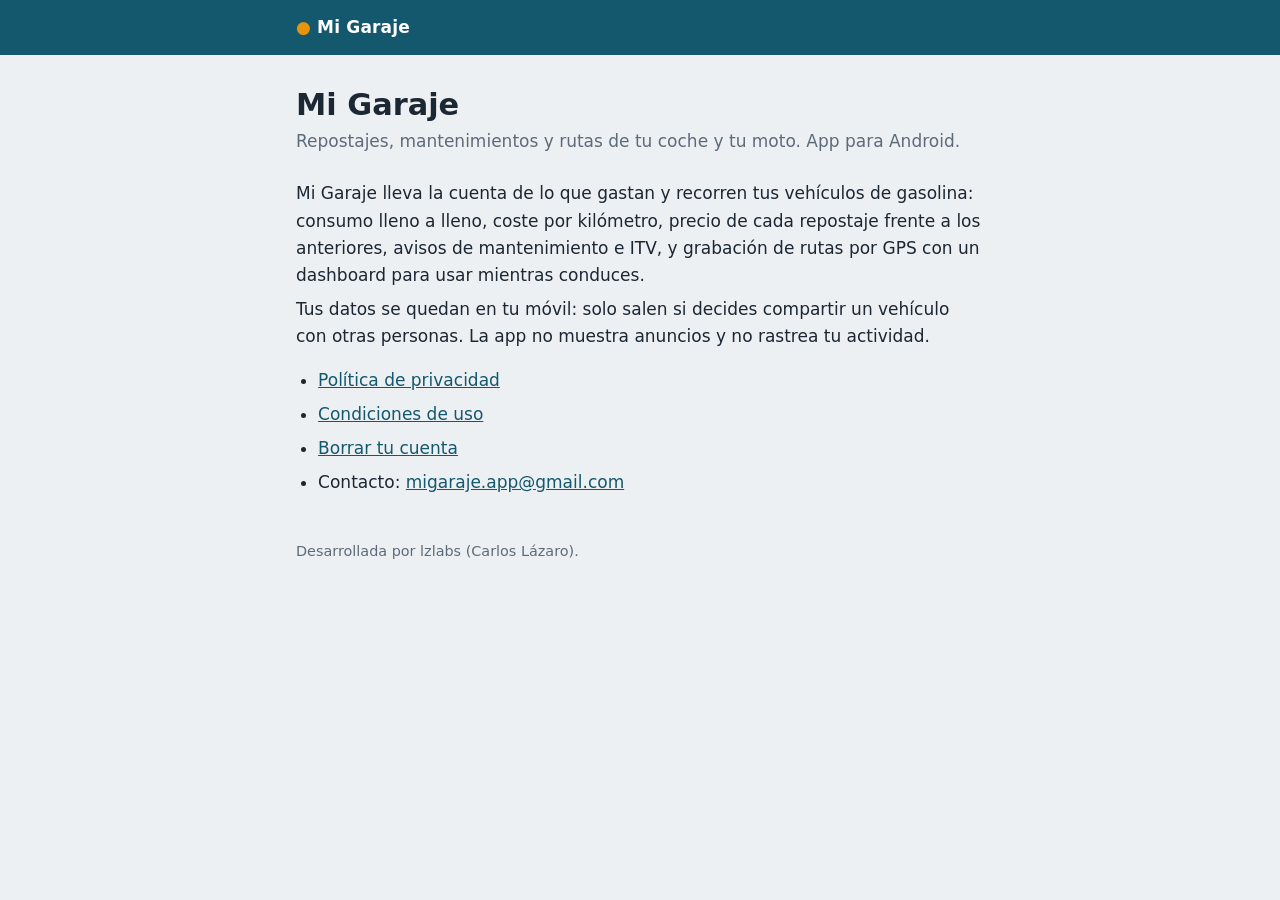
<file: index.html>
<!doctype html>
<html lang="es">
<head>
  <meta charset="utf-8">
  <meta name="viewport" content="width=device-width, initial-scale=1">
  <title>Mi Garaje</title>
  <meta name="description" content="Mi Garaje: repostajes, mantenimientos y rutas de tu coche y tu moto.">
  <meta name="google-site-verification" content="vWX13eXe4AkafHt_bK5MVK1URhZe7CKrR7PE8psYXbA" />
  <link rel="stylesheet" href="/estilo.css">
</head>
<body>
<header class="barra"><div><a href="/"><span>●</span> Mi Garaje</a></div></header>
<main>
  <h1>Mi Garaje</h1>
  <p class="sub">Repostajes, mantenimientos y rutas de tu coche y tu moto. App para Android.</p>

  <p>Mi Garaje lleva la cuenta de lo que gastan y recorren tus vehículos de gasolina:
  consumo lleno a lleno, coste por kilómetro, precio de cada repostaje frente a los
  anteriores, avisos de mantenimiento e ITV, y grabación de rutas por GPS con un
  dashboard para usar mientras conduces.</p>

  <p>Tus datos se quedan en tu móvil: solo salen si decides compartir un vehículo con
  otras personas. La app no muestra anuncios y no rastrea tu actividad.</p>

  <ul>
    <li><a href="/mi-garaje/privacidad/">Política de privacidad</a></li>
    <li><a href="/mi-garaje/terminos/">Condiciones de uso</a></li>
    <li><a href="/mi-garaje/borrar-cuenta/">Borrar tu cuenta</a></li>
    <li>Contacto: <a href="mailto:migaraje.app@gmail.com">migaraje.app@gmail.com</a></li>
  </ul>

  <footer>Desarrollada por lzlabs (Carlos Lázaro).</footer>
</main>
</body>
</html>
</file>
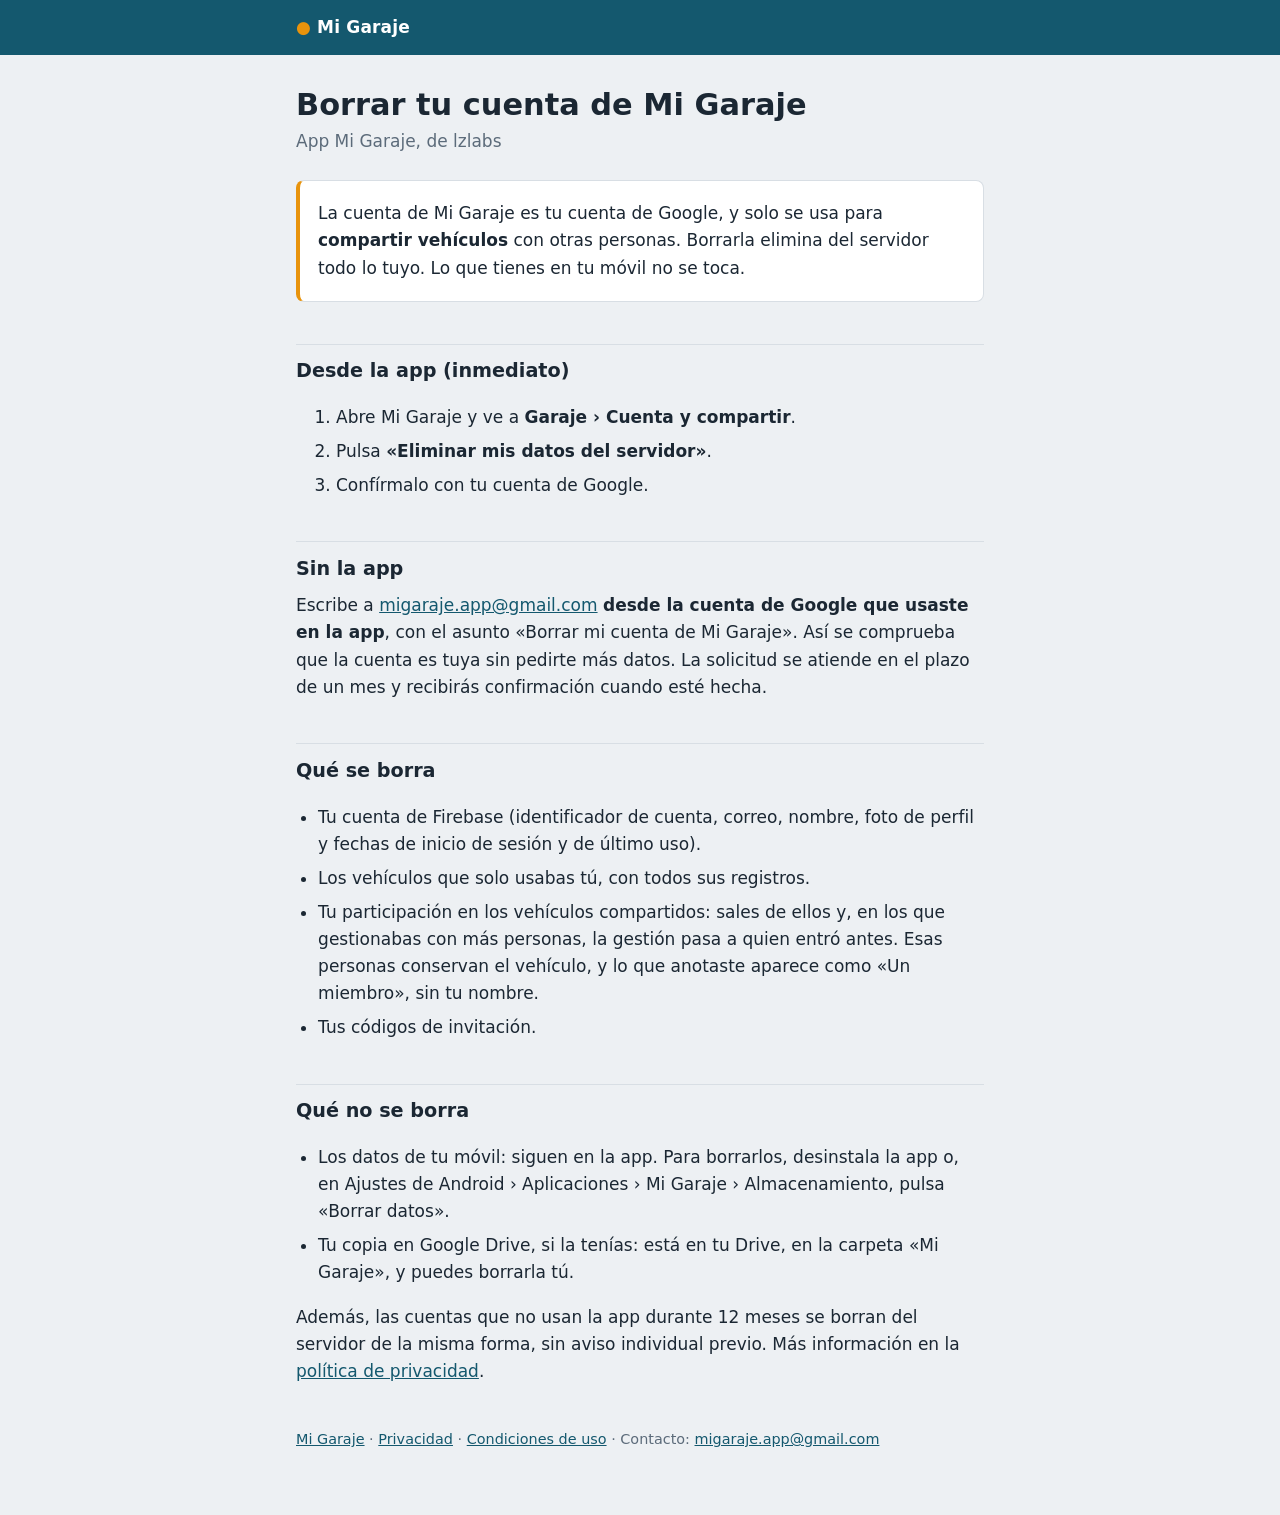
<file: mi-garaje/borrar-cuenta/index.html>
<!doctype html>
<html lang="es">
<head>
  <meta charset="utf-8">
  <meta name="viewport" content="width=device-width, initial-scale=1">
  <title>Borrar tu cuenta · Mi Garaje</title>
  <meta name="description" content="Cómo borrar tu cuenta de Mi Garaje y los datos del vehículo compartido.">
  <link rel="stylesheet" href="/estilo.css">
</head>
<body>
<header class="barra"><div><a href="/"><span>●</span> Mi Garaje</a></div></header>
<main>
  <h1>Borrar tu cuenta de Mi Garaje</h1>
  <p class="sub">App Mi Garaje, de lzlabs</p>

  <div class="resumen">
    <p>La cuenta de Mi Garaje es tu cuenta de Google, y solo se usa para <strong>compartir
    vehículos</strong> con otras personas. Borrarla elimina del servidor todo lo tuyo. Lo que
    tienes en tu móvil no se toca.</p>
  </div>

  <h2>Desde la app (inmediato)</h2>
  <ol>
    <li>Abre Mi Garaje y ve a <strong>Garaje › Cuenta y compartir</strong>.</li>
    <li>Pulsa <strong>«Eliminar mis datos del servidor»</strong>.</li>
    <li>Confírmalo con tu cuenta de Google.</li>
  </ol>

  <h2>Sin la app</h2>
  <p>Escribe a <a href="mailto:migaraje.app@gmail.com?subject=Borrar%20mi%20cuenta%20de%20Mi%20Garaje">migaraje.app@gmail.com</a>
  <strong>desde la cuenta de Google que usaste en la app</strong>, con el asunto «Borrar mi cuenta
  de Mi Garaje». Así se comprueba que la cuenta es tuya sin pedirte más datos. La solicitud se atiende en el
  plazo de un mes y recibirás confirmación cuando esté hecha.</p>

  <h2>Qué se borra</h2>
  <ul>
    <li>Tu cuenta de Firebase (identificador de cuenta, correo, nombre, foto de perfil y fechas de
    inicio de sesión y de último uso).</li>
    <li>Los vehículos que solo usabas tú, con todos sus registros.</li>
    <li>Tu participación en los vehículos compartidos: sales de ellos y, en los que gestionabas
    con más personas, la gestión pasa a quien entró antes. Esas personas conservan el vehículo, y
    lo que anotaste aparece como «Un miembro», sin tu nombre.</li>
    <li>Tus códigos de invitación.</li>
  </ul>

  <h2>Qué no se borra</h2>
  <ul>
    <li>Los datos de tu móvil: siguen en la app. Para borrarlos, desinstala la app o, en Ajustes de
    Android › Aplicaciones › Mi Garaje › Almacenamiento, pulsa «Borrar datos».</li>
    <li>Tu copia en Google Drive, si la tenías: está en tu Drive, en la carpeta «Mi Garaje», y
    puedes borrarla tú.</li>
  </ul>
  <p>Además, las cuentas que no usan la app durante 12 meses se borran del servidor de la misma
  forma, sin aviso individual previo. Más información en la <a href="/mi-garaje/privacidad/">política de
  privacidad</a>.</p>

  <footer><a href="/">Mi Garaje</a> · <a href="/mi-garaje/privacidad/">Privacidad</a> ·
  <a href="/mi-garaje/terminos/">Condiciones de uso</a> · Contacto:
  <a href="mailto:migaraje.app@gmail.com">migaraje.app@gmail.com</a></footer>
</main>
</body>
</html>
</file>
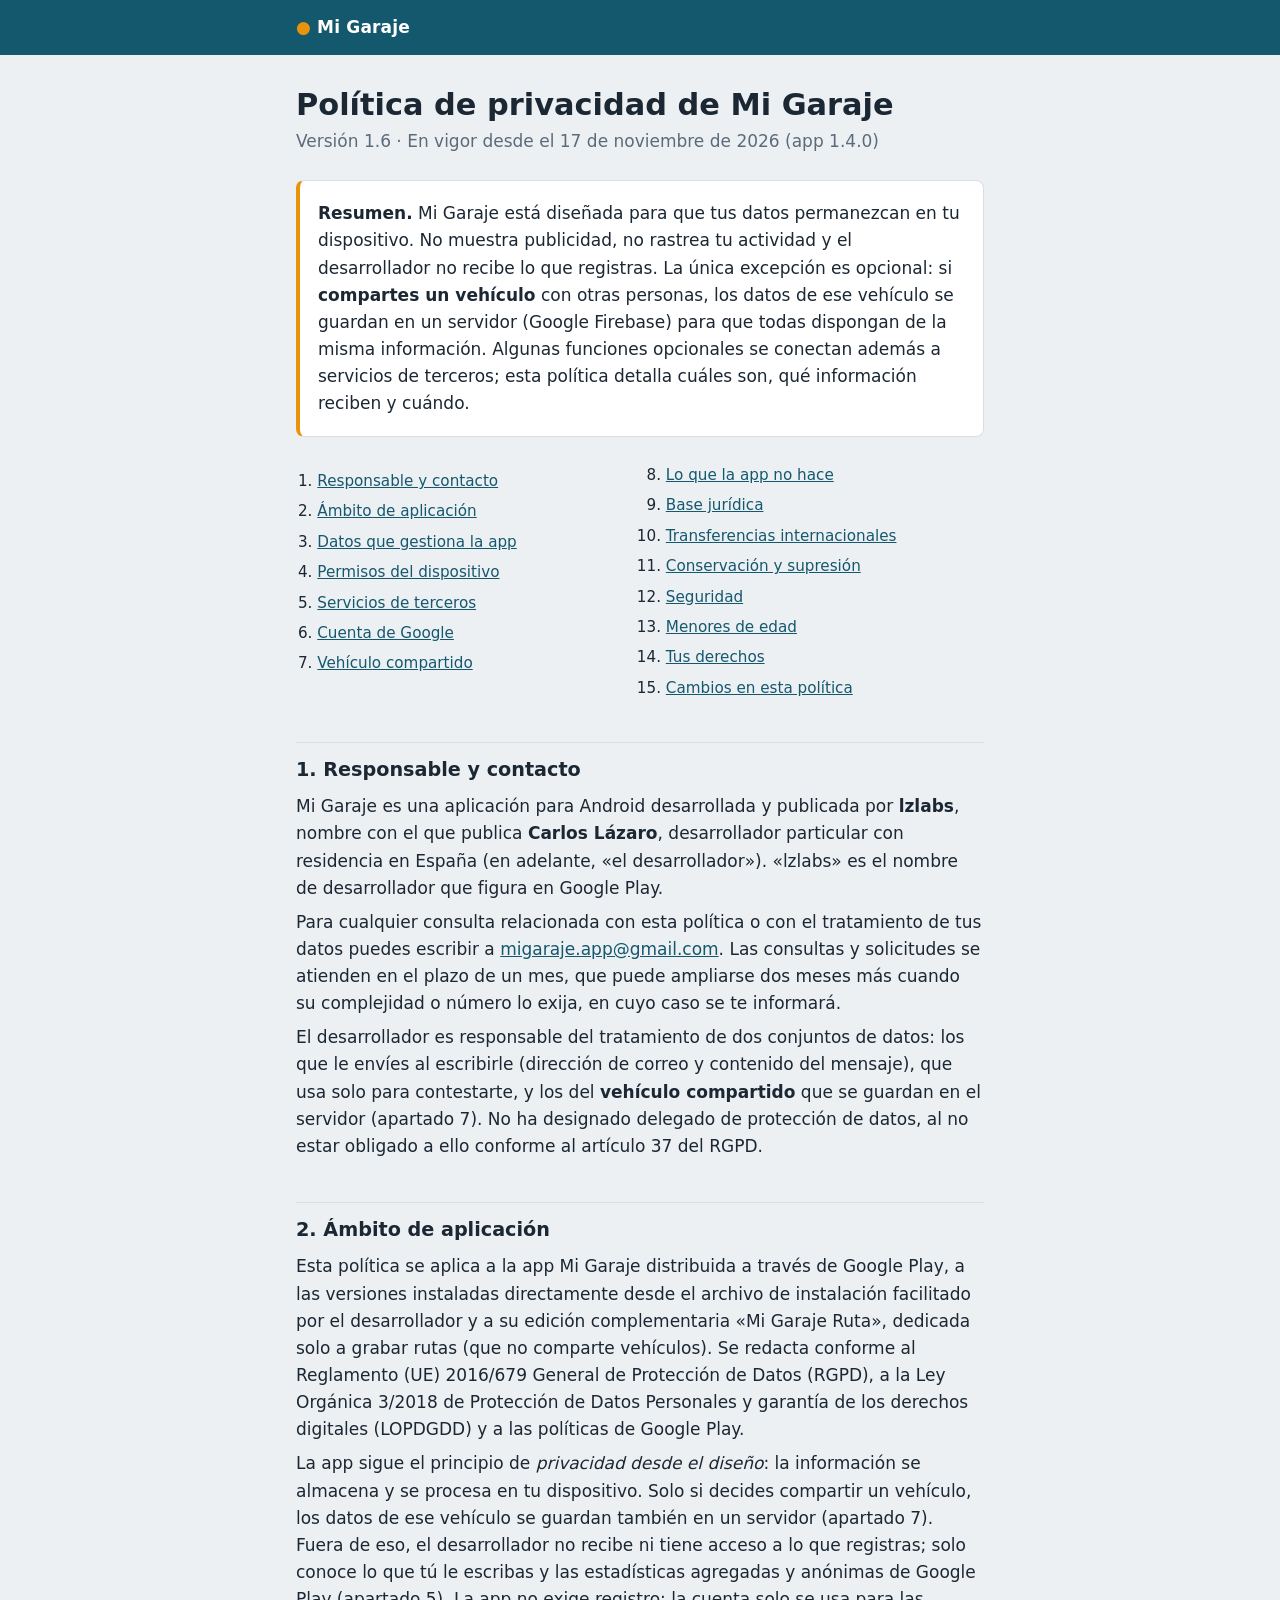
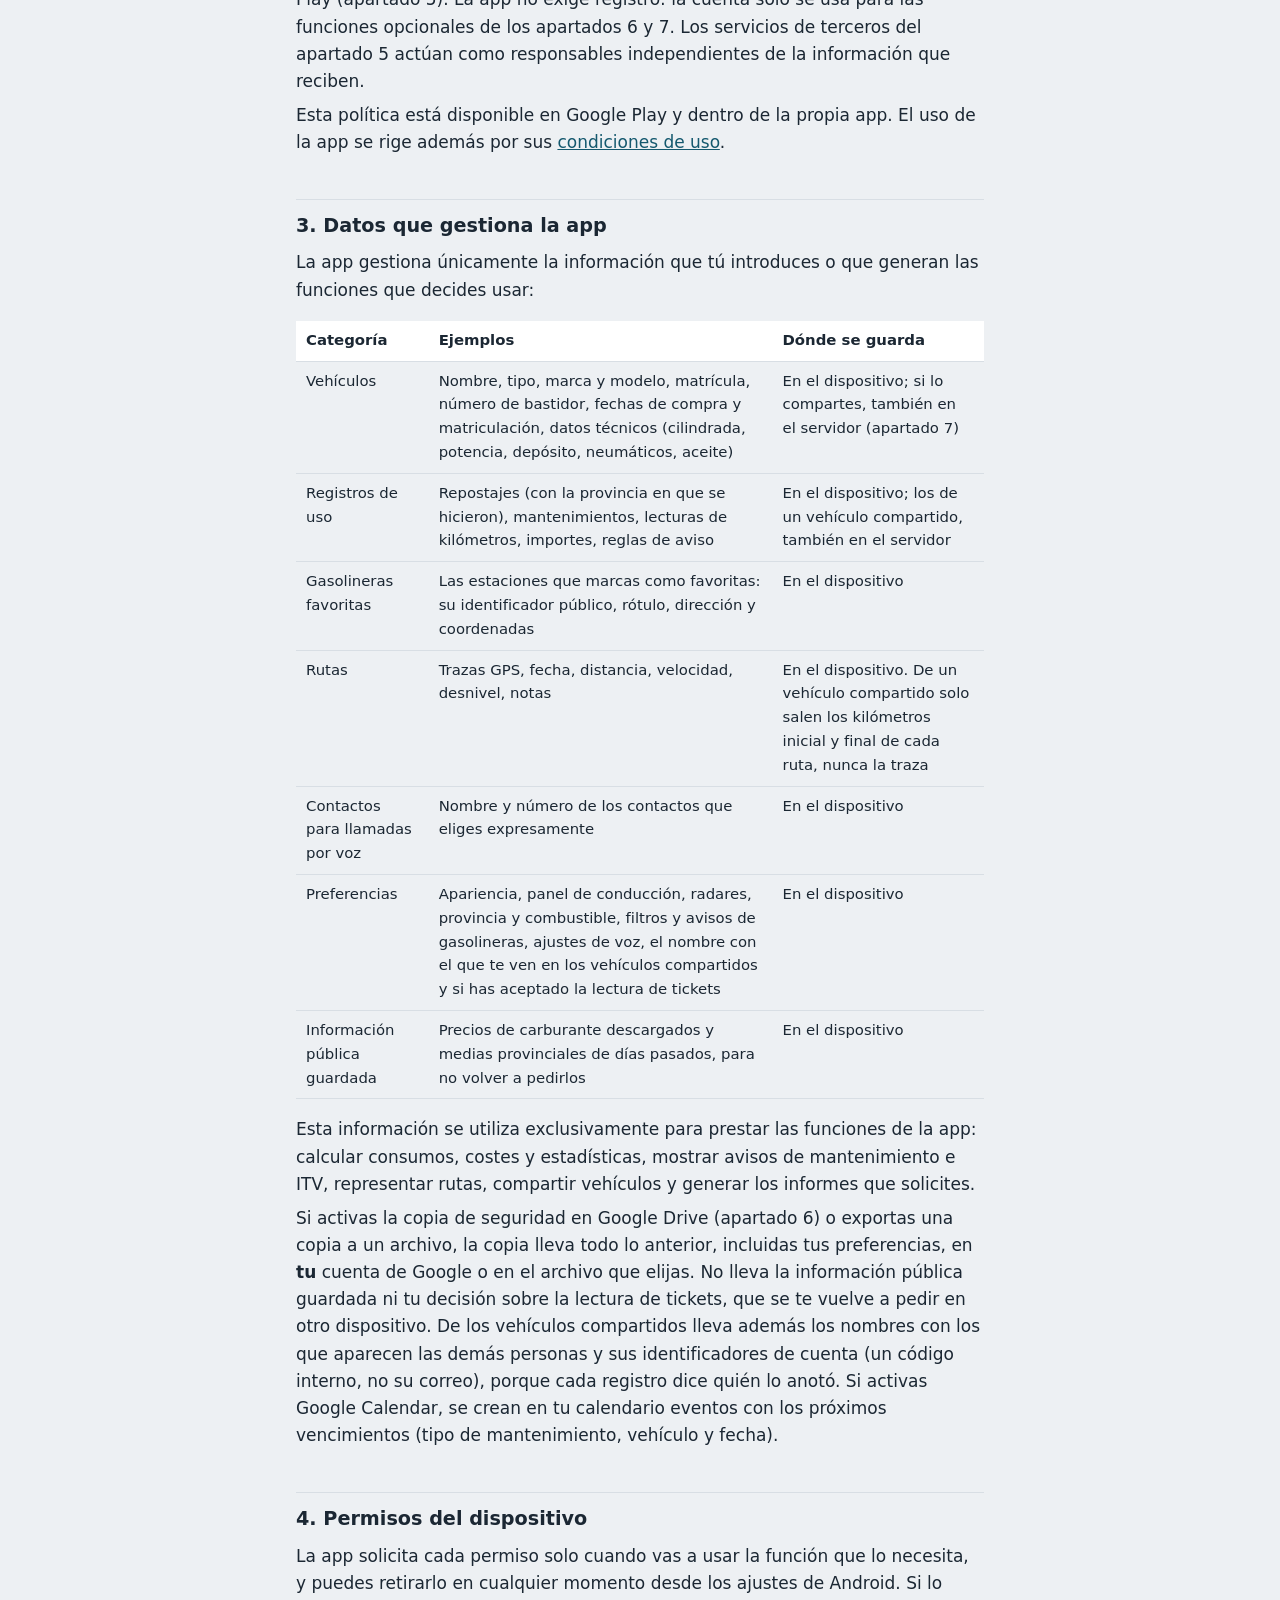
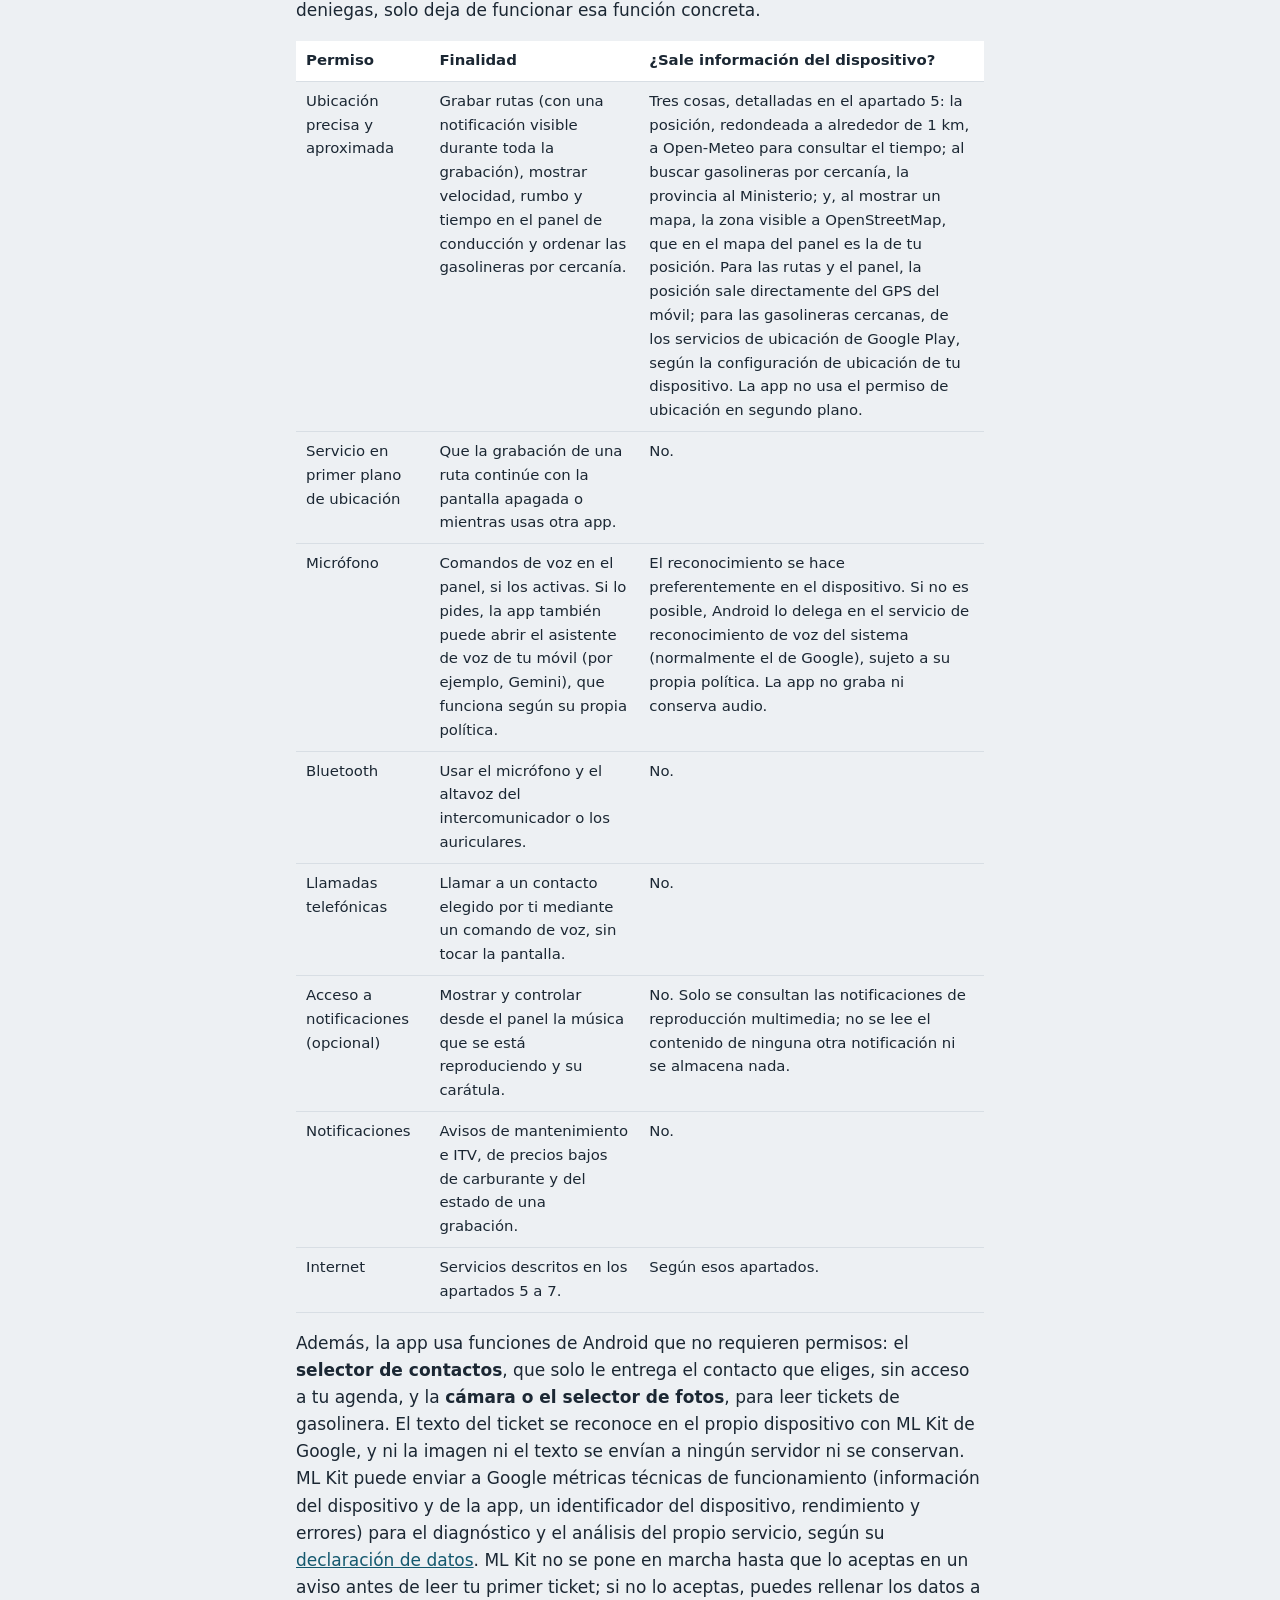
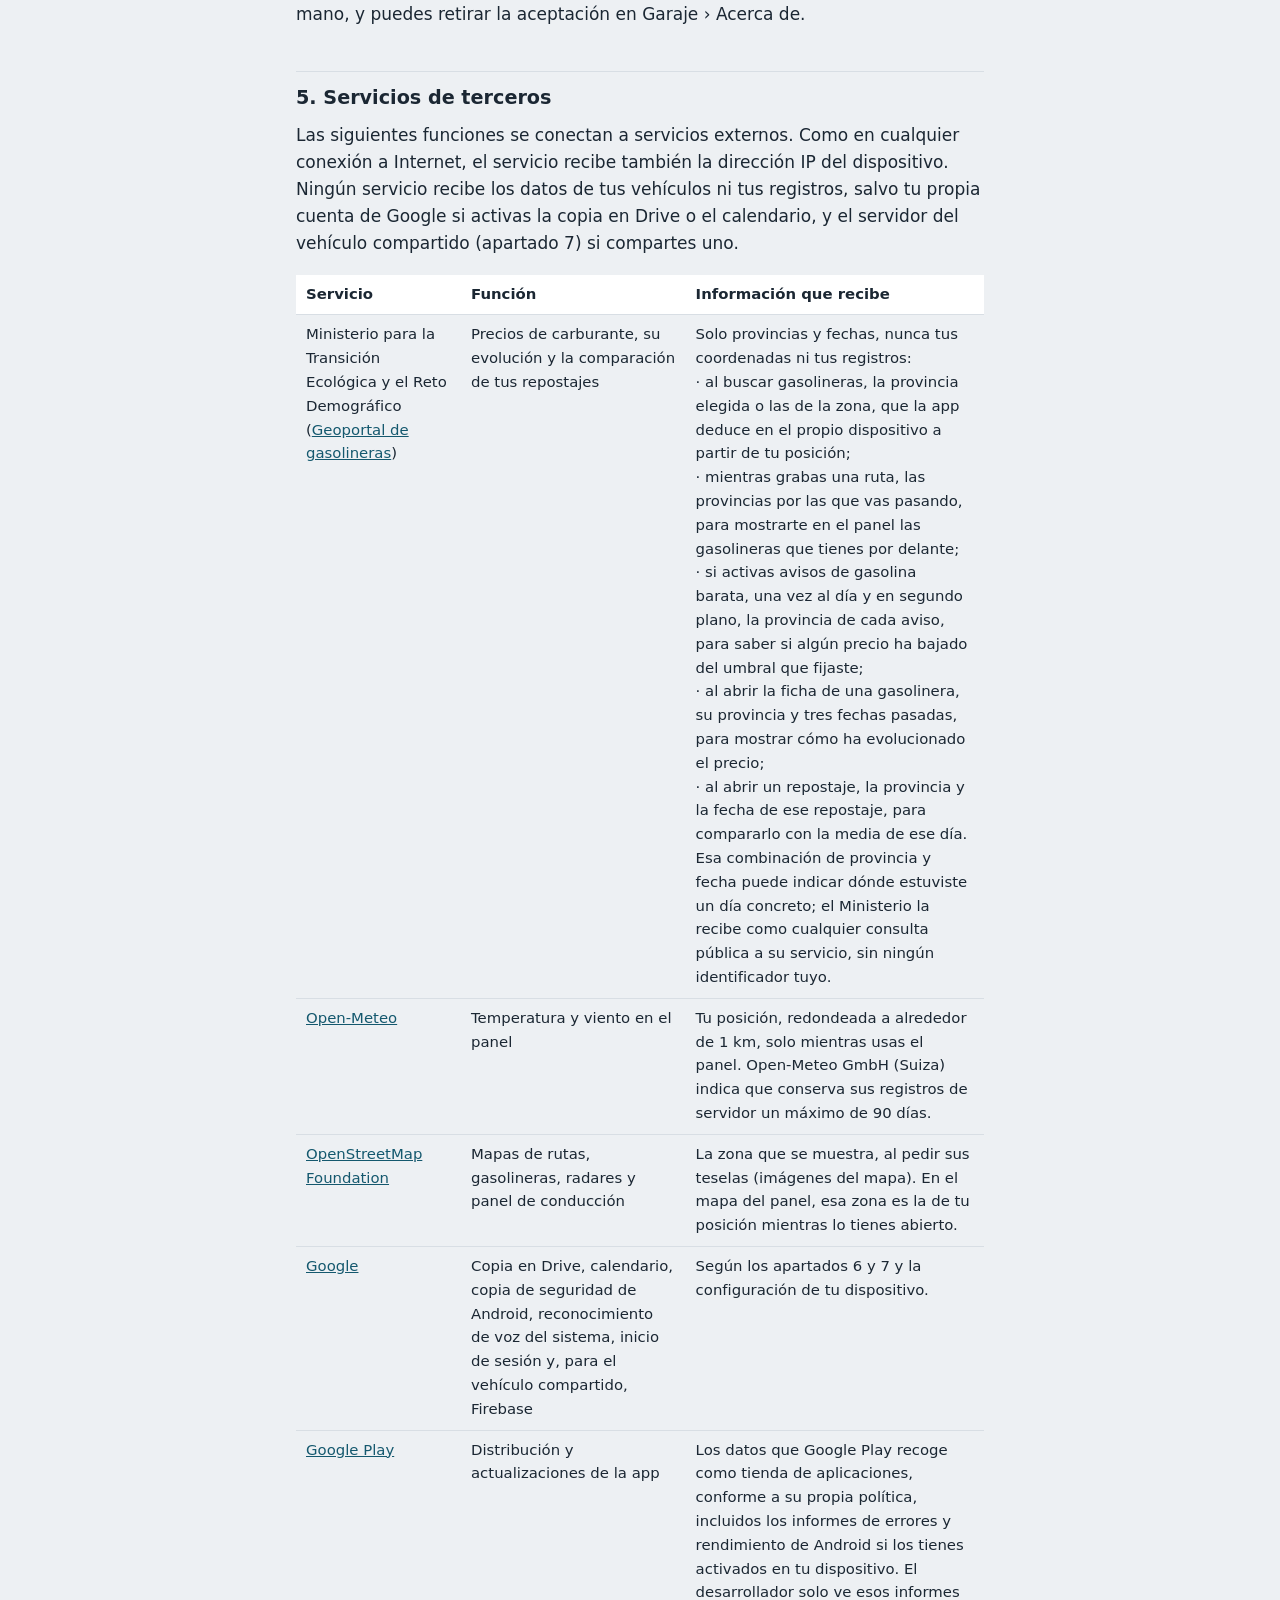
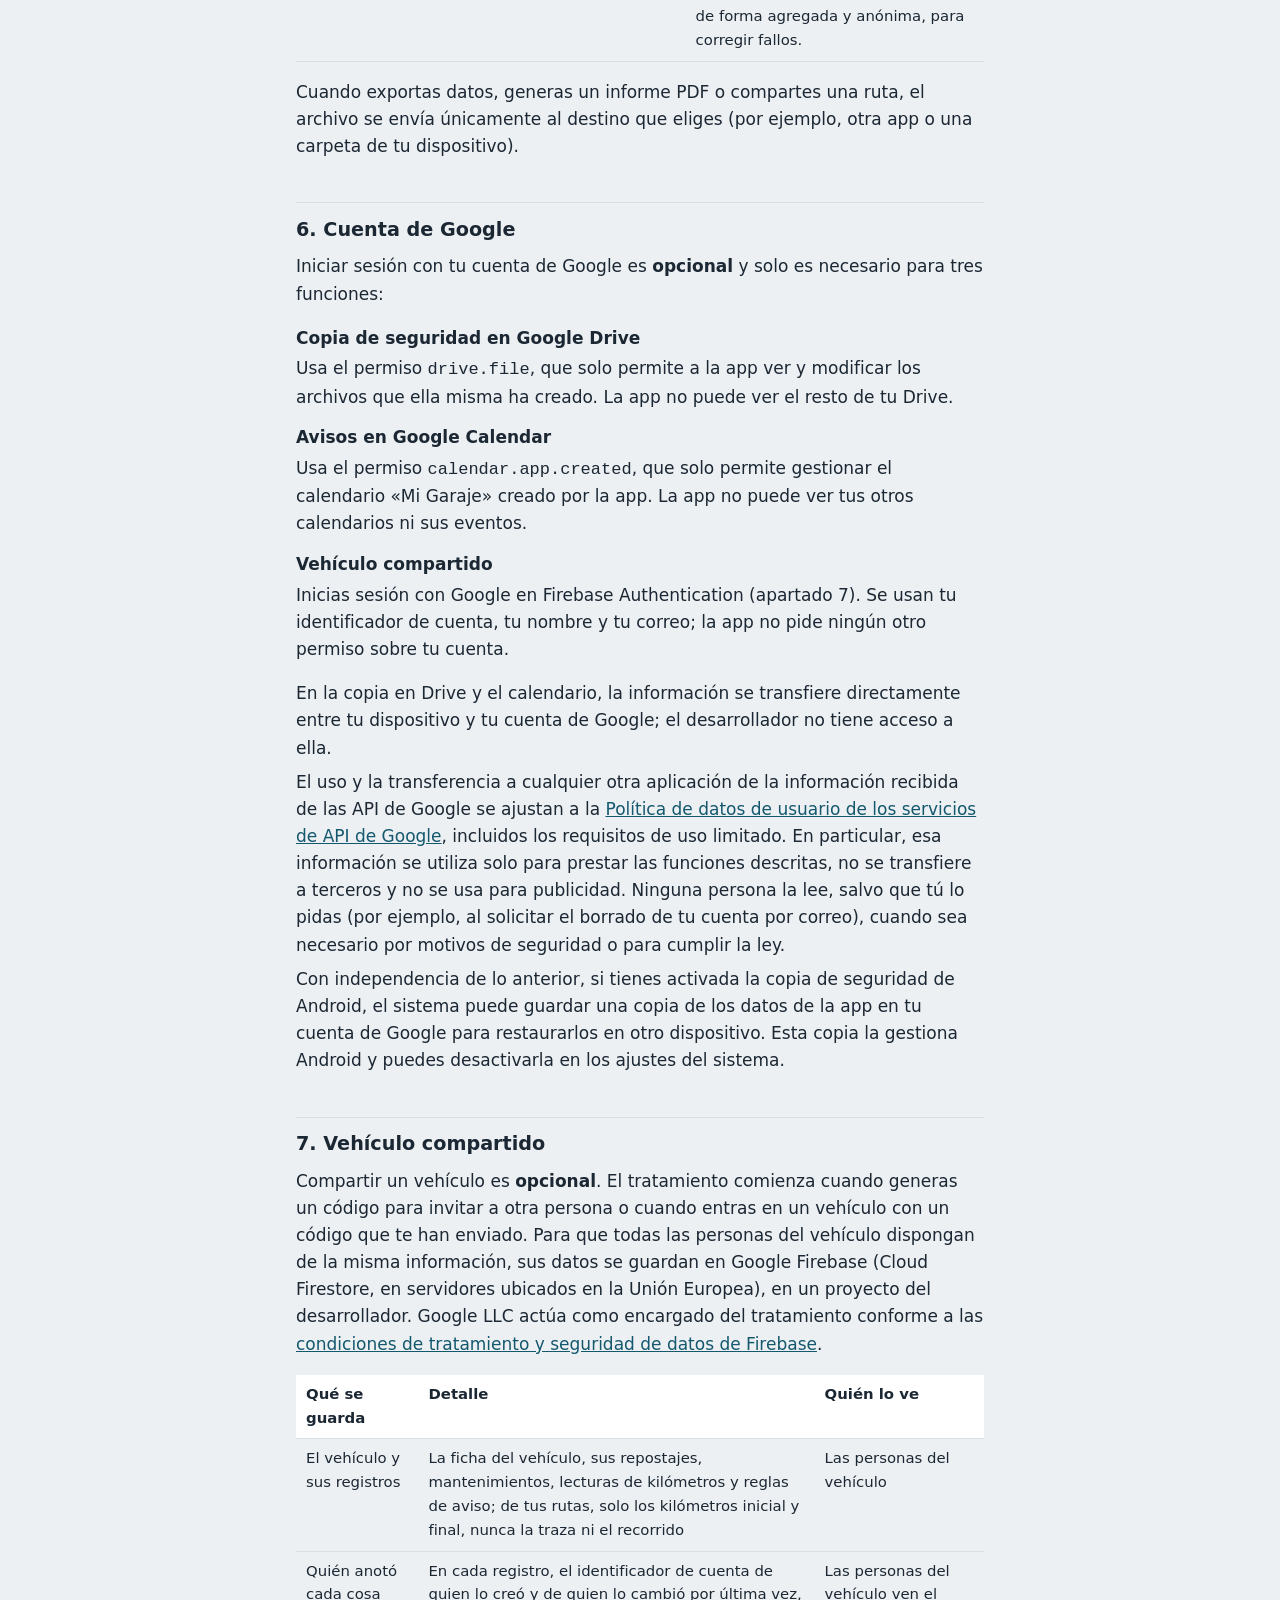
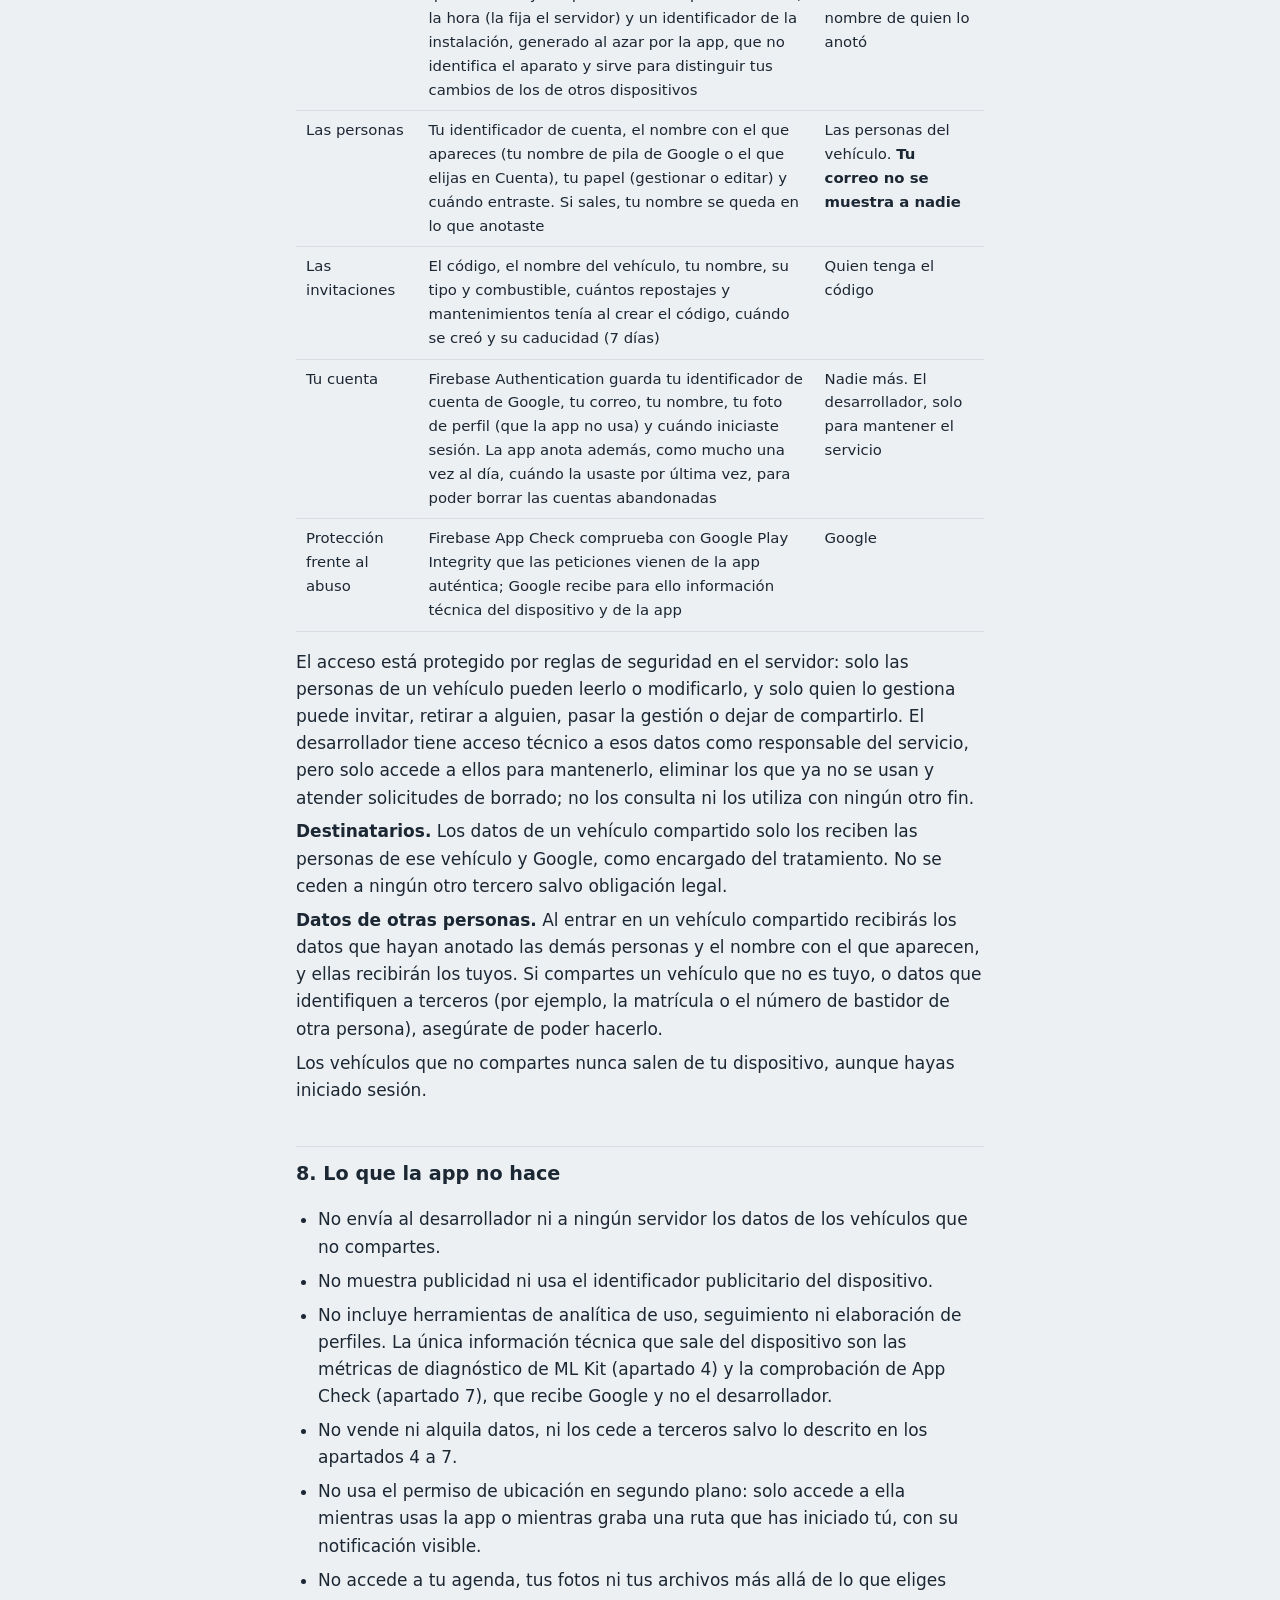
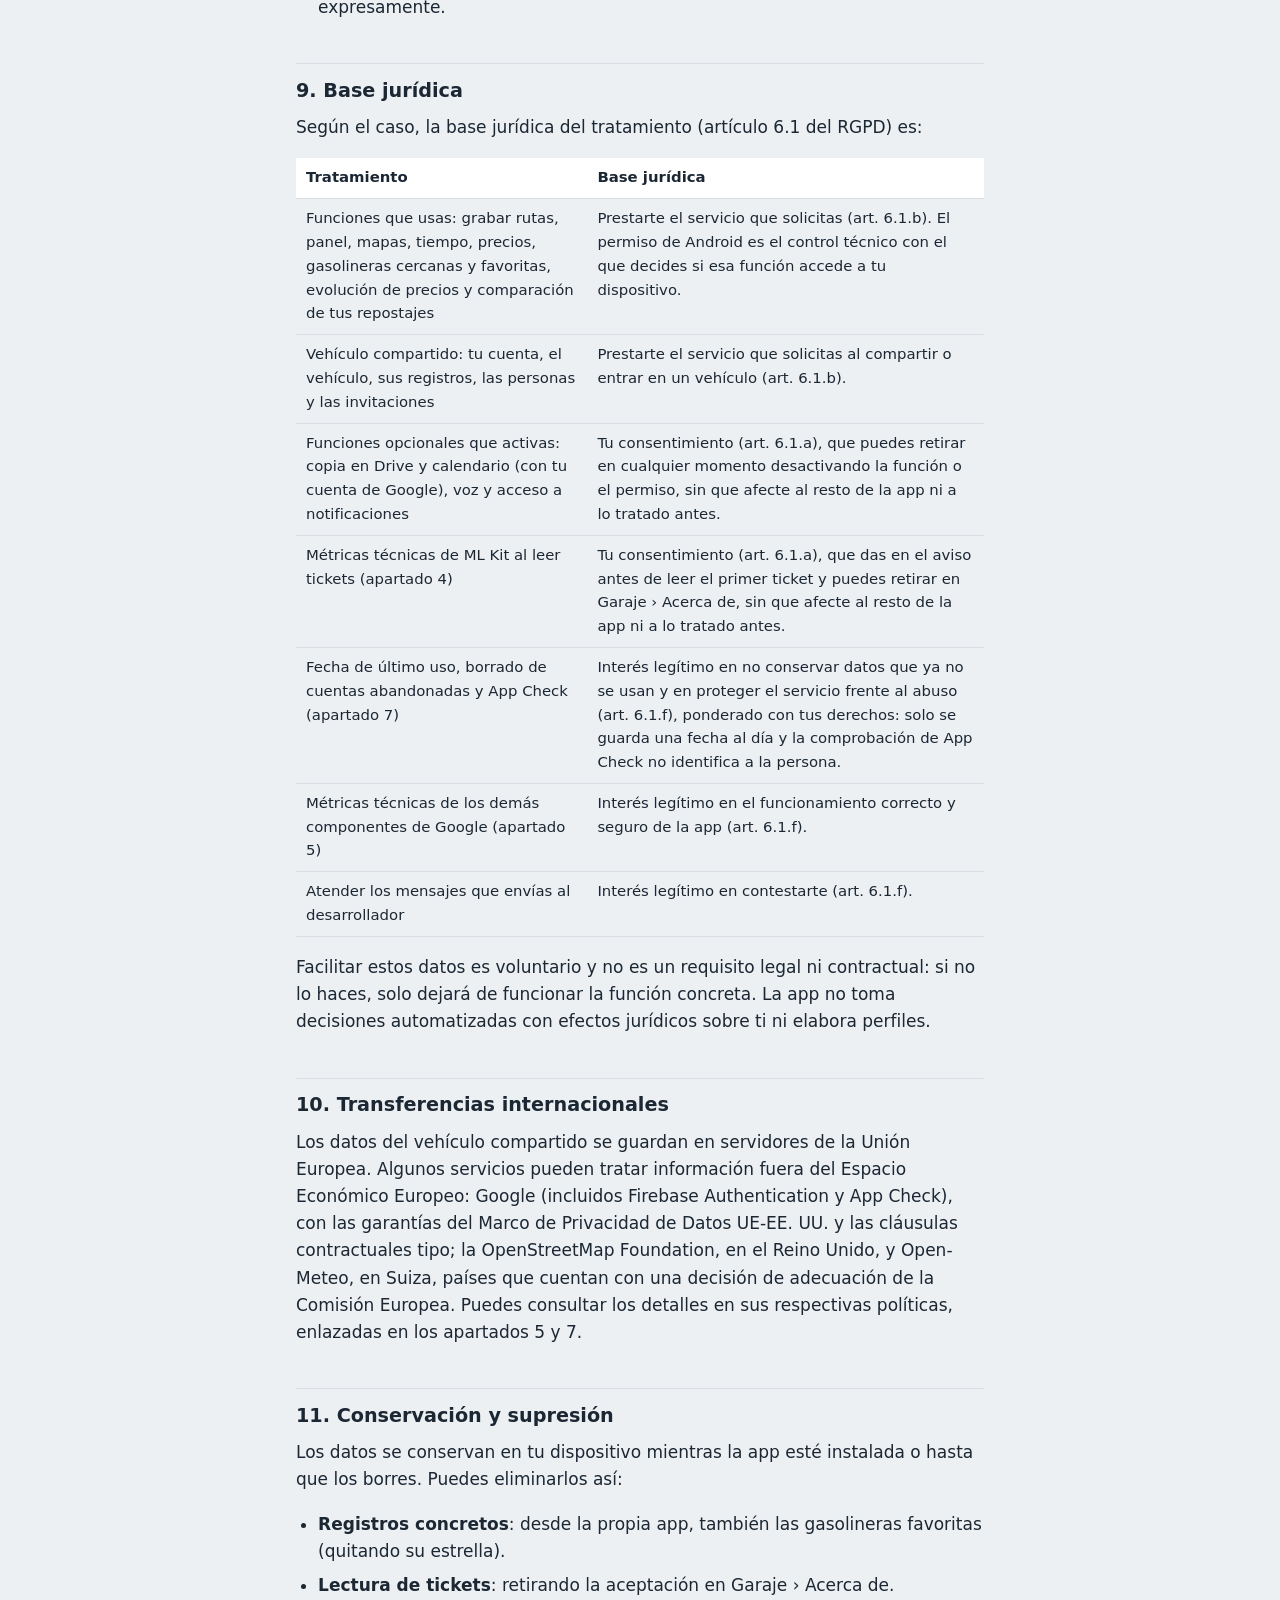
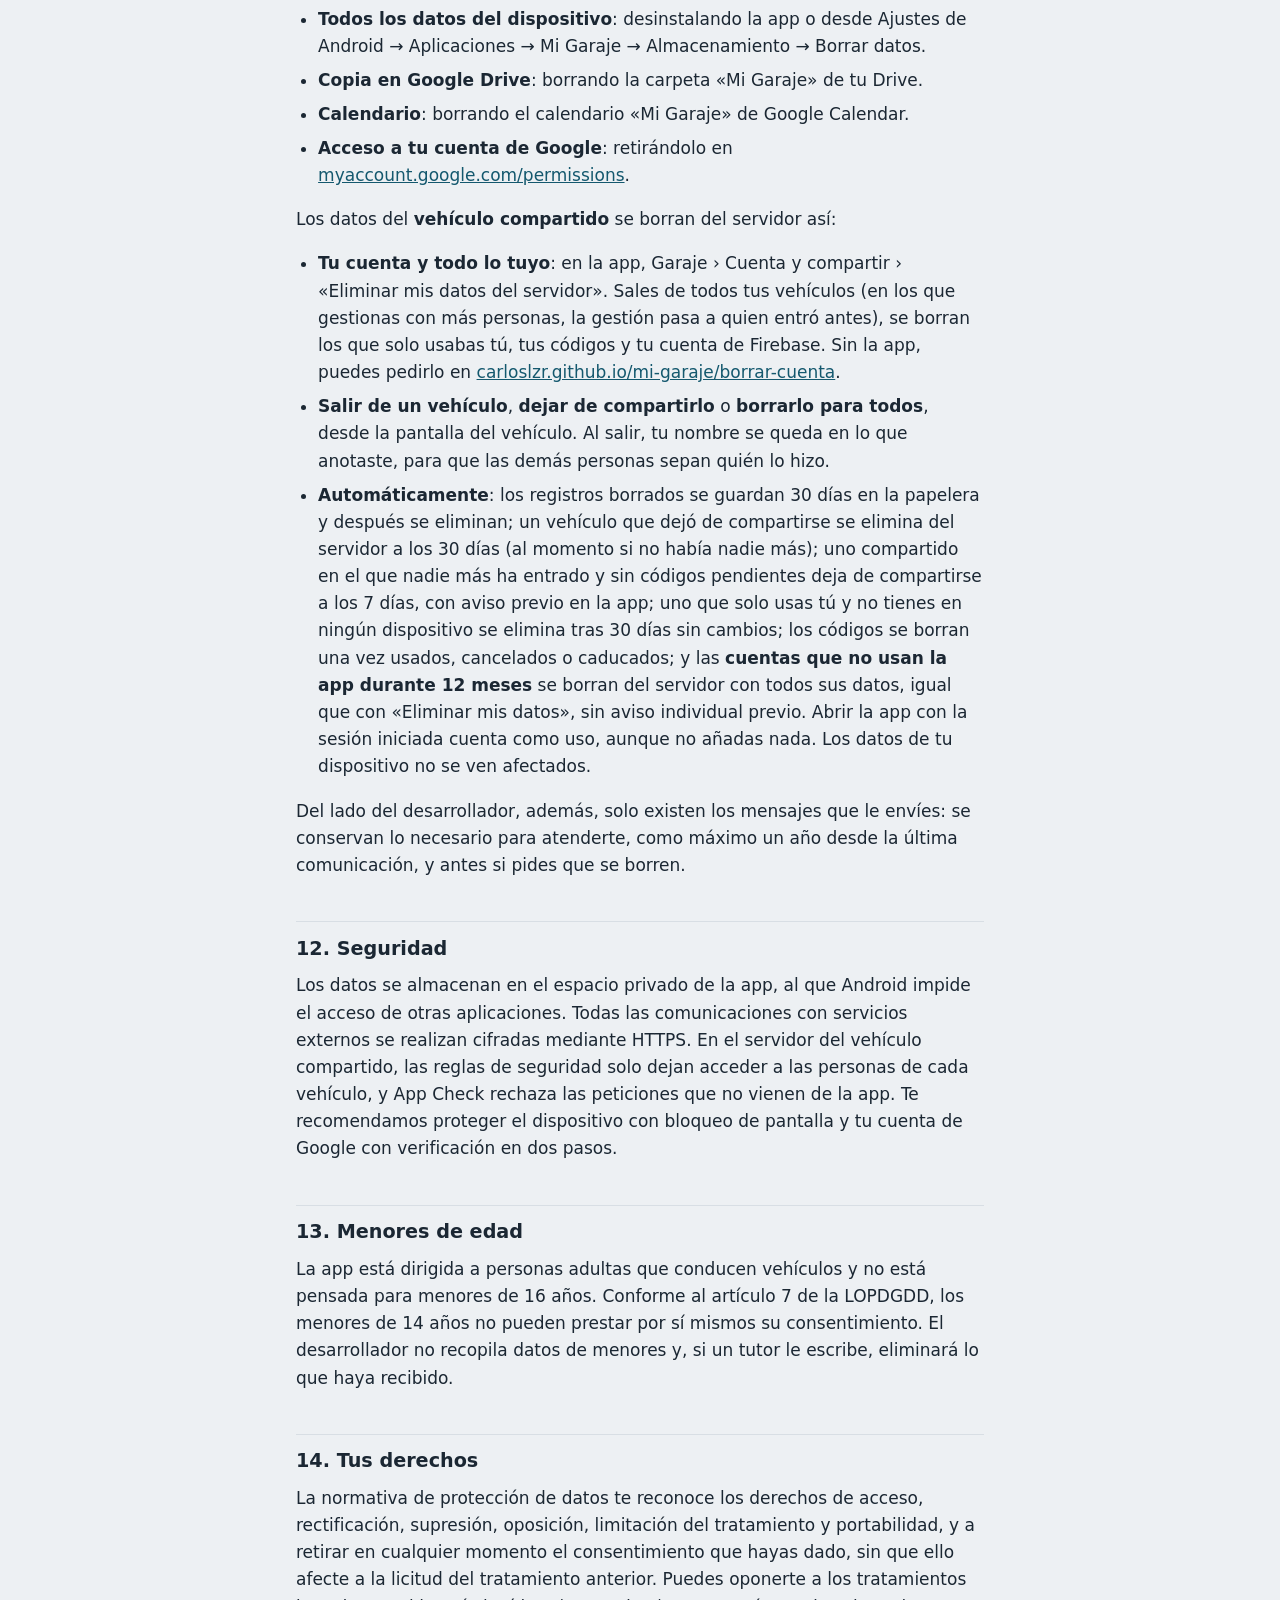
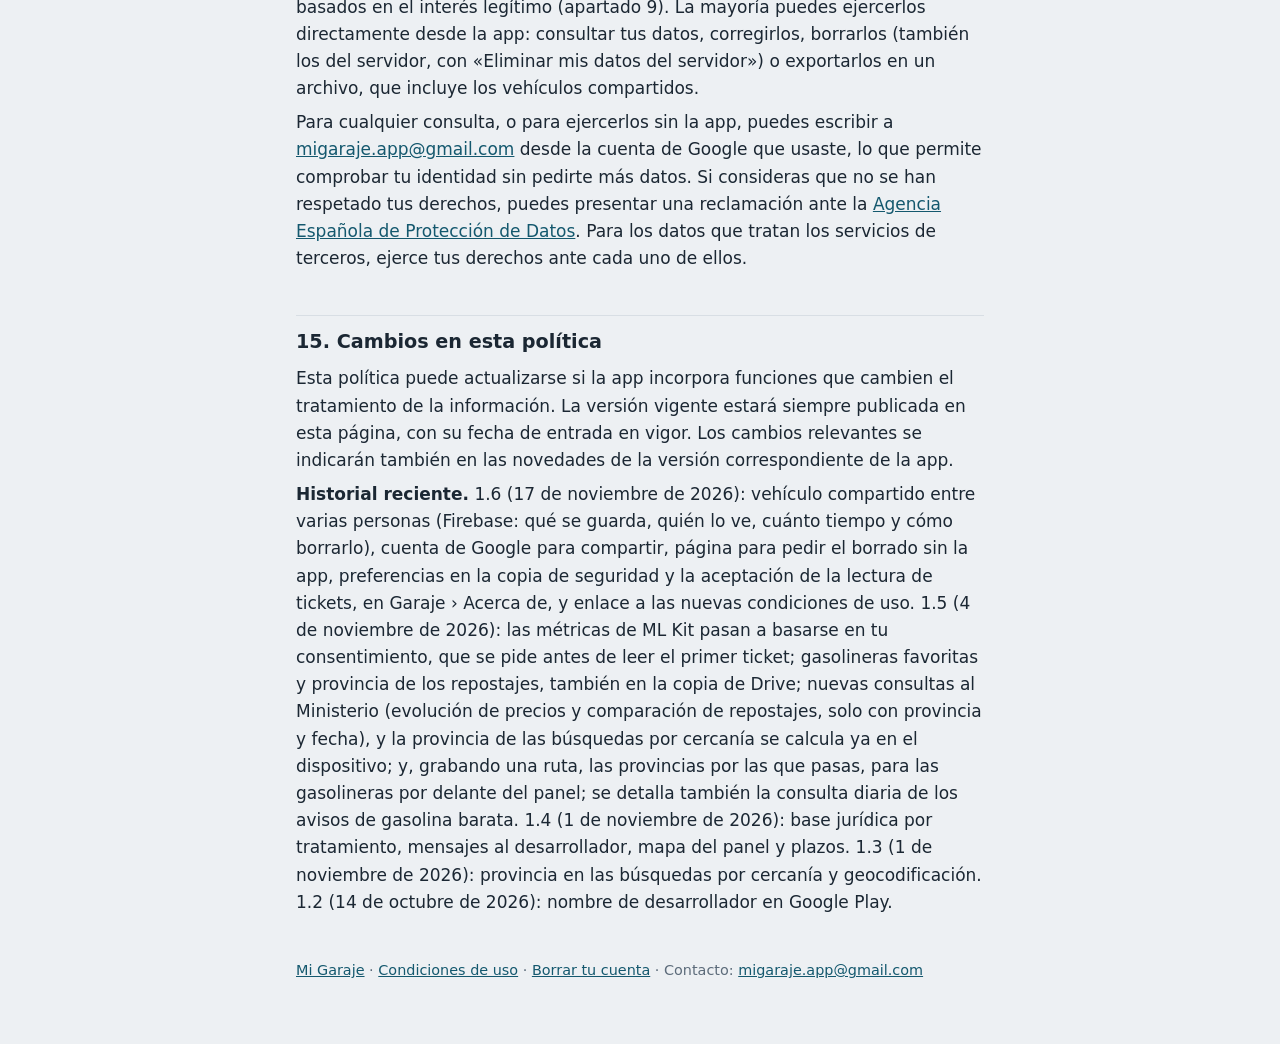
<file: mi-garaje/privacidad/index.html>
<!doctype html>
<html lang="es">
<head>
  <meta charset="utf-8">
  <meta name="viewport" content="width=device-width, initial-scale=1">
  <title>Privacidad · Mi Garaje</title>
  <meta name="description" content="Política de privacidad de la app Mi Garaje para Android.">
  <link rel="stylesheet" href="/estilo.css">
</head>
<body>
<header class="barra"><div><a href="/"><span>●</span> Mi Garaje</a></div></header>
<main>
  <h1>Política de privacidad de Mi Garaje</h1>
  <p class="sub">Versión 1.6 · En vigor desde el 17 de noviembre de 2026 (app 1.4.0)</p>

  <div class="resumen">
    <p><strong>Resumen.</strong> Mi Garaje está diseñada para que tus datos permanezcan en tu
    dispositivo. No muestra publicidad, no rastrea tu actividad y el desarrollador no recibe lo que
    registras. La única excepción es opcional: si <strong>compartes un vehículo</strong> con otras
    personas, los datos de ese vehículo se guardan en un servidor (Google Firebase) para que todas
    dispongan de la misma información. Algunas funciones opcionales se conectan además a servicios
    de terceros; esta política detalla cuáles son, qué información reciben y cuándo.</p>
  </div>

  <nav class="indice" aria-label="Índice">
    <ol>
      <li><a href="#responsable">Responsable y contacto</a></li>
      <li><a href="#ambito">Ámbito de aplicación</a></li>
      <li><a href="#datos">Datos que gestiona la app</a></li>
      <li><a href="#permisos">Permisos del dispositivo</a></li>
      <li><a href="#terceros">Servicios de terceros</a></li>
      <li><a href="#google">Cuenta de Google</a></li>
      <li><a href="#compartido">Vehículo compartido</a></li>
      <li><a href="#no">Lo que la app no hace</a></li>
      <li><a href="#base">Base jurídica</a></li>
      <li><a href="#transferencias">Transferencias internacionales</a></li>
      <li><a href="#conservacion">Conservación y supresión</a></li>
      <li><a href="#seguridad">Seguridad</a></li>
      <li><a href="#menores">Menores de edad</a></li>
      <li><a href="#derechos">Tus derechos</a></li>
      <li><a href="#cambios">Cambios en esta política</a></li>
    </ol>
  </nav>

  <h2 id="responsable">1. Responsable y contacto</h2>
  <p>Mi Garaje es una aplicación para Android desarrollada y publicada por
  <strong>lzlabs</strong>, nombre con el que publica <strong>Carlos Lázaro</strong>,
  desarrollador particular con residencia en España (en adelante, «el desarrollador»).
  «lzlabs» es el nombre de desarrollador que figura en Google Play.</p>
  <p>Para cualquier consulta relacionada con esta política o con el tratamiento de tus
  datos puedes escribir a <a href="mailto:migaraje.app@gmail.com">migaraje.app@gmail.com</a>.
  Las consultas y solicitudes se atienden en el plazo de un mes, que puede ampliarse dos meses
  más cuando su complejidad o número lo exija, en cuyo caso se te informará.</p>
  <p>El desarrollador es responsable del tratamiento de dos conjuntos de datos: los que le envíes
  al escribirle (dirección de correo y contenido del mensaje), que usa solo para contestarte, y los
  del <strong>vehículo compartido</strong> que se guardan en el servidor (apartado 7). No ha
  designado delegado de protección de datos, al no estar obligado a ello conforme al artículo 37
  del RGPD.</p>

  <h2 id="ambito">2. Ámbito de aplicación</h2>
  <p>Esta política se aplica a la app Mi Garaje distribuida a través de Google Play, a
  las versiones instaladas directamente desde el archivo de instalación facilitado por
  el desarrollador y a su edición complementaria «Mi Garaje Ruta», dedicada solo a
  grabar rutas (que no comparte vehículos). Se redacta conforme al Reglamento (UE) 2016/679
  General de Protección de Datos (RGPD), a la Ley Orgánica 3/2018 de Protección de Datos
  Personales y garantía de los derechos digitales (LOPDGDD) y a las políticas de
  Google Play.</p>
  <p>La app sigue el principio de <em>privacidad desde el diseño</em>: la información se
  almacena y se procesa en tu dispositivo. Solo si decides compartir un vehículo, los datos de ese
  vehículo se guardan también en un servidor (apartado 7). Fuera de eso, el desarrollador no
  recibe ni tiene acceso a lo que registras; solo conoce lo que tú le escribas y las estadísticas
  agregadas y anónimas de Google Play (apartado 5). La app no exige registro: la cuenta solo se usa
  para las funciones opcionales de los apartados 6 y 7. Los servicios de terceros del apartado 5
  actúan como responsables independientes de la información que reciben.</p>
  <p>Esta política está disponible en Google Play y dentro de la propia app. El uso de la app se
  rige además por sus <a href="/mi-garaje/terminos/">condiciones de uso</a>.</p>

  <h2 id="datos">3. Datos que gestiona la app</h2>
  <p>La app gestiona únicamente la información que tú introduces o que generan las
  funciones que decides usar:</p>
  <div class="tabla">
    <table>
      <thead><tr><th>Categoría</th><th>Ejemplos</th><th>Dónde se guarda</th></tr></thead>
      <tbody>
        <tr><td data-label="Categoría">Vehículos</td><td data-label="Ejemplos">Nombre, tipo, marca y modelo, matrícula, número de
          bastidor, fechas de compra y matriculación, datos técnicos (cilindrada,
          potencia, depósito, neumáticos, aceite)</td><td data-label="Dónde se guarda">En el dispositivo; si lo compartes, también en el servidor (apartado 7)</td></tr>
        <tr><td data-label="Categoría">Registros de uso</td><td data-label="Ejemplos">Repostajes (con la provincia en que se hicieron),
          mantenimientos, lecturas de kilómetros, importes, reglas de aviso</td><td data-label="Dónde se guarda">En el dispositivo; los de un vehículo compartido, también en el servidor</td></tr>
        <tr><td data-label="Categoría">Gasolineras favoritas</td><td data-label="Ejemplos">Las estaciones que marcas como favoritas: su
          identificador público, rótulo, dirección y coordenadas</td><td data-label="Dónde se guarda">En el dispositivo</td></tr>
        <tr><td data-label="Categoría">Rutas</td><td data-label="Ejemplos">Trazas GPS, fecha, distancia, velocidad, desnivel, notas</td><td data-label="Dónde se guarda">En el dispositivo. De un vehículo compartido solo salen los kilómetros inicial y final de cada ruta, nunca la traza</td></tr>
        <tr><td data-label="Categoría">Contactos para llamadas por voz</td><td data-label="Ejemplos">Nombre y número de los contactos
          que eliges expresamente</td><td data-label="Dónde se guarda">En el dispositivo</td></tr>
        <tr><td data-label="Categoría">Preferencias</td><td data-label="Ejemplos">Apariencia, panel de conducción, radares, provincia y
          combustible, filtros y avisos de gasolineras, ajustes de voz, el nombre con el que te ven
          en los vehículos compartidos y si has aceptado la lectura de tickets</td><td data-label="Dónde se guarda">En el dispositivo</td></tr>
        <tr><td data-label="Categoría">Información pública guardada</td><td data-label="Ejemplos">Precios de carburante descargados y
          medias provinciales de días pasados, para no volver a pedirlos</td><td data-label="Dónde se guarda">En el dispositivo</td></tr>
      </tbody>
    </table>
  </div>
  <p>Esta información se utiliza exclusivamente para prestar las funciones de la app:
  calcular consumos, costes y estadísticas, mostrar avisos de mantenimiento e ITV,
  representar rutas, compartir vehículos y generar los informes que solicites.</p>
  <p>Si activas la copia de seguridad en Google Drive (apartado 6) o exportas una copia a un
  archivo, la copia lleva todo lo anterior, incluidas tus preferencias, en <strong>tu</strong>
  cuenta de Google o en el archivo que elijas. No lleva la información pública guardada ni tu
  decisión sobre la lectura de tickets, que se te vuelve a pedir en otro dispositivo. De los
  vehículos compartidos lleva además los nombres con los que aparecen las demás personas y sus
  identificadores de cuenta (un código interno, no su correo), porque cada registro dice quién lo
  anotó. Si activas Google Calendar, se crean en tu calendario eventos con los próximos
  vencimientos (tipo de mantenimiento, vehículo y fecha).</p>

  <h2 id="permisos">4. Permisos del dispositivo</h2>
  <p>La app solicita cada permiso solo cuando vas a usar la función que lo necesita, y
  puedes retirarlo en cualquier momento desde los ajustes de Android. Si lo deniegas,
  solo deja de funcionar esa función concreta.</p>
  <div class="tabla">
    <table>
      <thead><tr><th>Permiso</th><th>Finalidad</th><th>¿Sale información del dispositivo?</th></tr></thead>
      <tbody>
        <tr><td data-label="Permiso">Ubicación precisa y aproximada</td><td data-label="Finalidad">Grabar rutas (con una notificación visible durante toda la grabación),
          mostrar velocidad, rumbo y tiempo en el panel de conducción y ordenar las
          gasolineras por cercanía.</td><td data-label="¿Sale información del dispositivo?">Tres cosas, detalladas en el apartado 5: la posición, redondeada a alrededor de
          1 km, a Open-Meteo para consultar el tiempo; al buscar gasolineras por cercanía, la
          provincia al Ministerio; y, al mostrar un mapa, la zona visible a OpenStreetMap, que en
          el mapa del panel es la de tu posición.
          Para las rutas y el panel, la posición sale directamente del GPS del
          móvil; para las gasolineras cercanas, de los servicios de ubicación de Google Play,
          según la configuración de ubicación de tu dispositivo. La app no usa el permiso de
          ubicación en segundo plano.</td></tr>
        <tr><td data-label="Permiso">Servicio en primer plano de ubicación</td><td data-label="Finalidad">Que la grabación de una ruta continúe con la pantalla apagada o mientras usas
          otra app.</td><td data-label="¿Sale información del dispositivo?">No.</td></tr>
        <tr><td data-label="Permiso">Micrófono</td><td data-label="Finalidad">Comandos de voz en el panel, si los activas. Si lo pides, la app también
          puede abrir el asistente de voz de tu móvil (por ejemplo, Gemini), que funciona
          según su propia política.</td><td data-label="¿Sale información del dispositivo?">El reconocimiento se hace preferentemente en el dispositivo. Si no es
          posible, Android lo delega en el servicio de reconocimiento de voz del sistema
          (normalmente el de Google), sujeto a su propia política. La app no graba ni
          conserva audio.</td></tr>
        <tr><td data-label="Permiso">Bluetooth</td><td data-label="Finalidad">Usar el micrófono y el altavoz del intercomunicador o los auriculares.</td><td data-label="¿Sale información del dispositivo?">No.</td></tr>
        <tr><td data-label="Permiso">Llamadas telefónicas</td><td data-label="Finalidad">Llamar a un contacto elegido por ti mediante un comando de voz, sin tocar la
          pantalla.</td><td data-label="¿Sale información del dispositivo?">No.</td></tr>
        <tr><td data-label="Permiso">Acceso a notificaciones (opcional)</td><td data-label="Finalidad">Mostrar y controlar desde el panel la música que se está reproduciendo y
          su carátula.</td><td data-label="¿Sale información del dispositivo?">No. Solo se consultan las notificaciones de reproducción multimedia; no se
          lee el contenido de ninguna otra notificación ni se almacena nada.</td></tr>
        <tr><td data-label="Permiso">Notificaciones</td><td data-label="Finalidad">Avisos de mantenimiento e ITV, de precios bajos de carburante y del estado
          de una grabación.</td><td data-label="¿Sale información del dispositivo?">No.</td></tr>
        <tr><td data-label="Permiso">Internet</td><td data-label="Finalidad">Servicios descritos en los apartados 5 a 7.</td><td data-label="¿Sale información del dispositivo?">Según esos apartados.</td></tr>
      </tbody>
    </table>
  </div>
  <p>Además, la app usa funciones de Android que no requieren permisos: el
  <strong>selector de contactos</strong>, que solo le entrega el contacto que eliges, sin
  acceso a tu agenda, y la <strong>cámara o el selector de fotos</strong>, para leer
  tickets de gasolinera. El texto del ticket se reconoce en el propio dispositivo con
  ML Kit de Google, y ni la imagen ni el texto se envían a ningún servidor ni se
  conservan. ML Kit puede enviar a Google métricas técnicas de funcionamiento
  (información del dispositivo y de la app, un identificador del dispositivo, rendimiento
  y errores) para el diagnóstico y el análisis del propio servicio,
  según su <a href="https://developers.google.com/ml-kit/android-data-disclosure">declaración
  de datos</a>. ML Kit no se pone en marcha hasta que lo aceptas en un aviso antes de leer tu
  primer ticket; si no lo aceptas, puedes rellenar los datos a mano, y puedes retirar la
  aceptación en Garaje › Acerca de.</p>

  <h2 id="terceros">5. Servicios de terceros</h2>
  <p>Las siguientes funciones se conectan a servicios externos. Como en cualquier
  conexión a Internet, el servicio recibe también la dirección IP del dispositivo. Ningún
  servicio recibe los datos de tus vehículos ni tus registros, salvo tu propia cuenta de
  Google si activas la copia en Drive o el calendario, y el servidor del vehículo compartido
  (apartado 7) si compartes uno.</p>
  <div class="tabla">
    <table>
      <thead><tr><th>Servicio</th><th>Función</th><th>Información que recibe</th></tr></thead>
      <tbody>
        <tr><td data-label="Servicio">Ministerio para la Transición Ecológica y el Reto Demográfico
          (<a href="https://geoportalgasolineras.es">Geoportal de gasolineras</a>)</td><td data-label="Función">Precios de carburante, su evolución y la comparación de tus repostajes</td><td data-label="Información que recibe">Solo provincias y fechas, nunca tus coordenadas ni tus
          registros: <br>· al buscar gasolineras, la provincia elegida o las de la zona, que la
          app deduce en el propio dispositivo a partir de tu posición; <br>· mientras grabas una
          ruta, las provincias por las que vas pasando, para mostrarte en el panel las
          gasolineras que tienes por delante; <br>· si activas avisos de gasolina barata, una vez al día
          y en segundo plano, la provincia de cada aviso, para saber si algún precio ha bajado
          del umbral que fijaste; <br>· al abrir la ficha
          de una gasolinera, su provincia y tres fechas pasadas, para mostrar cómo ha
          evolucionado el precio; <br>· al abrir un repostaje, la provincia y la fecha de ese
          repostaje, para compararlo con la media de ese día. <br>Esa combinación de provincia y
          fecha puede indicar dónde estuviste un día concreto; el Ministerio la recibe como
          cualquier consulta pública a su servicio, sin ningún identificador tuyo.</td></tr>
        <tr><td data-label="Servicio"><a href="https://open-meteo.com/en/terms">Open-Meteo</a></td><td data-label="Función">Temperatura y viento en el panel</td><td data-label="Información que recibe">Tu posición, redondeada a alrededor de 1 km, solo mientras usas
          el panel. Open-Meteo GmbH (Suiza) indica que conserva sus registros de
          servidor un máximo de 90 días.</td></tr>
        <tr><td data-label="Servicio"><a href="https://osmfoundation.org/wiki/Privacy_Policy">OpenStreetMap
          Foundation</a></td><td data-label="Función">Mapas de rutas, gasolineras, radares y panel de conducción</td><td data-label="Información que recibe">La zona que se muestra, al pedir sus teselas (imágenes del
          mapa). En el mapa del panel, esa zona es la de tu posición mientras lo tienes
          abierto.</td></tr>
        <tr><td data-label="Servicio"><a href="https://policies.google.com/privacy?hl=es">Google</a></td><td data-label="Función">Copia en Drive, calendario, copia de seguridad de Android, reconocimiento de
          voz del sistema, inicio de sesión y, para el vehículo compartido, Firebase</td><td data-label="Información que recibe">Según los apartados 6 y 7 y la configuración de tu dispositivo.</td></tr>
        <tr><td data-label="Servicio"><a href="https://policies.google.com/privacy?hl=es">Google Play</a></td><td data-label="Función">Distribución y actualizaciones de la app</td><td data-label="Información que recibe">Los datos que Google Play recoge como tienda de aplicaciones, conforme a su
          propia política, incluidos los informes de errores y rendimiento de Android si
          los tienes activados en tu dispositivo. El desarrollador solo ve esos informes de
          forma agregada y anónima, para corregir fallos.</td></tr>
      </tbody>
    </table>
  </div>
  <p>Cuando exportas datos, generas un informe PDF o compartes una ruta, el archivo se
  envía únicamente al destino que eliges (por ejemplo, otra app o una carpeta de tu
  dispositivo).</p>

  <h2 id="google">6. Cuenta de Google</h2>
  <p>Iniciar sesión con tu cuenta de Google es <strong>opcional</strong> y solo es
  necesario para tres funciones:</p>
  <dl>
    <dt>Copia de seguridad en Google Drive</dt>
    <dd>Usa el permiso <code>drive.file</code>, que solo permite a la app ver y modificar
    los archivos que ella misma ha creado. La app no puede ver el resto de tu Drive.</dd>
    <dt>Avisos en Google Calendar</dt>
    <dd>Usa el permiso <code>calendar.app.created</code>, que solo permite gestionar el
    calendario «Mi Garaje» creado por la app. La app no puede ver tus otros calendarios ni
    sus eventos.</dd>
    <dt>Vehículo compartido</dt>
    <dd>Inicias sesión con Google en Firebase Authentication (apartado 7). Se usan tu
    identificador de cuenta, tu nombre y tu correo; la app no pide ningún otro permiso sobre tu
    cuenta.</dd>
  </dl>
  <p>En la copia en Drive y el calendario, la información se transfiere directamente entre tu
  dispositivo y tu cuenta de Google; el desarrollador no tiene acceso a ella.</p>
  <p>El uso y la transferencia a cualquier otra aplicación de la información recibida de
  las API de Google se ajustan a la
  <a href="https://developers.google.com/terms/api-services-user-data-policy">Política
  de datos de usuario de los servicios de API de Google</a>, incluidos los requisitos de
  uso limitado. En particular, esa información se utiliza solo para prestar las funciones
  descritas, no se transfiere a terceros y no se usa para publicidad. Ninguna persona la lee,
  salvo que tú lo pidas (por ejemplo, al solicitar el borrado de tu cuenta por correo), cuando sea
  necesario por motivos de seguridad o para cumplir la ley.</p>
  <p>Con independencia de lo anterior, si tienes activada la copia de seguridad de
  Android, el sistema puede guardar una copia de los datos de la app en tu cuenta de
  Google para restaurarlos en otro dispositivo. Esta copia la gestiona Android y puedes
  desactivarla en los ajustes del sistema.</p>

  <h2 id="compartido">7. Vehículo compartido</h2>
  <p>Compartir un vehículo es <strong>opcional</strong>. El tratamiento comienza cuando generas
  un código para invitar a otra persona o cuando entras en un vehículo con un código que te han
  enviado. Para que todas las personas del vehículo dispongan de la misma información, sus datos se
  guardan en Google Firebase (Cloud Firestore, en servidores ubicados en la Unión Europea), en un
  proyecto del desarrollador. Google LLC actúa como encargado del tratamiento conforme a las
  <a href="https://firebase.google.com/terms/data-processing-terms">condiciones de tratamiento y
  seguridad de datos de Firebase</a>.</p>
  <div class="tabla">
    <table>
      <thead><tr><th>Qué se guarda</th><th>Detalle</th><th>Quién lo ve</th></tr></thead>
      <tbody>
        <tr><td data-label="Qué se guarda">El vehículo y sus registros</td><td data-label="Detalle">La ficha del vehículo, sus repostajes,
          mantenimientos, lecturas de kilómetros y reglas de aviso; de tus rutas, solo los
          kilómetros inicial y final, nunca la traza ni el recorrido</td><td data-label="Quién lo ve">Las personas del vehículo</td></tr>
        <tr><td data-label="Qué se guarda">Quién anotó cada cosa</td><td data-label="Detalle">En cada registro, el identificador de cuenta de
          quien lo creó y de quien lo cambió por última vez, la hora (la fija el servidor) y un
          identificador de la instalación, generado al azar por la app, que no identifica el
          aparato y sirve para distinguir tus cambios de los de otros dispositivos</td><td data-label="Quién lo ve">Las personas del vehículo ven el nombre de quien lo anotó</td></tr>
        <tr><td data-label="Qué se guarda">Las personas</td><td data-label="Detalle">Tu identificador de cuenta, el nombre con el que
          apareces (tu nombre de pila de Google o el que elijas en Cuenta), tu papel (gestionar o
          editar) y cuándo entraste. Si sales, tu nombre se queda en lo que anotaste</td><td data-label="Quién lo ve">Las personas del vehículo. <strong>Tu correo no se muestra a nadie</strong></td></tr>
        <tr><td data-label="Qué se guarda">Las invitaciones</td><td data-label="Detalle">El código, el nombre del vehículo, tu nombre, su
          tipo y combustible, cuántos repostajes y mantenimientos tenía al crear el código, cuándo se
          creó y su caducidad (7 días)</td><td data-label="Quién lo ve">Quien tenga el código</td></tr>
        <tr><td data-label="Qué se guarda">Tu cuenta</td><td data-label="Detalle">Firebase Authentication guarda tu identificador de
          cuenta de Google, tu correo, tu nombre, tu foto de perfil (que la app no usa) y cuándo
          iniciaste sesión. La app anota además,
          como mucho una vez al día, cuándo la usaste por última vez, para poder borrar las cuentas
          abandonadas</td><td data-label="Quién lo ve">Nadie más. El desarrollador, solo para mantener el servicio</td></tr>
        <tr><td data-label="Qué se guarda">Protección frente al abuso</td><td data-label="Detalle">Firebase App Check comprueba con Google Play
          Integrity que las peticiones vienen de la app auténtica; Google recibe para ello
          información técnica del dispositivo y de la app</td><td data-label="Quién lo ve">Google</td></tr>
      </tbody>
    </table>
  </div>
  <p>El acceso está protegido por reglas de seguridad en el servidor: solo las personas de un
  vehículo pueden leerlo o modificarlo, y solo quien lo gestiona puede invitar, retirar a alguien,
  pasar la gestión o dejar de compartirlo. El desarrollador tiene acceso técnico a esos datos como
  responsable del servicio, pero solo accede a ellos para mantenerlo, eliminar los que ya no se
  usan y atender solicitudes de borrado; no los consulta ni los utiliza con ningún otro fin.</p>
  <p><strong>Destinatarios.</strong> Los datos de un vehículo compartido solo los reciben las
  personas de ese vehículo y Google, como encargado del tratamiento. No se ceden a ningún otro
  tercero salvo obligación legal.</p>
  <p><strong>Datos de otras personas.</strong> Al entrar en un vehículo compartido recibirás los
  datos que hayan anotado las demás personas y el nombre con el que aparecen, y ellas recibirán los
  tuyos. Si compartes un vehículo que no es tuyo, o datos que identifiquen a terceros (por ejemplo,
  la matrícula o el número de bastidor de otra persona), asegúrate de poder hacerlo.</p>
  <p>Los vehículos que no compartes nunca salen de tu dispositivo, aunque hayas iniciado sesión.</p>

  <h2 id="no">8. Lo que la app no hace</h2>
  <ul>
    <li>No envía al desarrollador ni a ningún servidor los datos de los vehículos que no
    compartes.</li>
    <li>No muestra publicidad ni usa el identificador publicitario del dispositivo.</li>
    <li>No incluye herramientas de analítica de uso, seguimiento ni elaboración de perfiles.
    La única información técnica que sale del dispositivo son las métricas de diagnóstico
    de ML Kit (apartado 4) y la comprobación de App Check (apartado 7), que recibe Google y no
    el desarrollador.</li>
    <li>No vende ni alquila datos, ni los cede a terceros salvo lo descrito en los apartados 4 a 7.</li>
    <li>No usa el permiso de ubicación en segundo plano: solo accede a ella mientras usas
    la app o mientras graba una ruta que has iniciado tú, con su notificación visible.</li>
    <li>No accede a tu agenda, tus fotos ni tus archivos más allá de lo que eliges
    expresamente.</li>
  </ul>

  <h2 id="base">9. Base jurídica</h2>
  <p>Según el caso, la base jurídica del tratamiento (artículo 6.1 del RGPD) es:</p>
  <div class="tabla">
    <table>
      <thead><tr><th>Tratamiento</th><th>Base jurídica</th></tr></thead>
      <tbody>
        <tr><td data-label="Tratamiento">Funciones que usas: grabar rutas, panel, mapas, tiempo, precios, gasolineras cercanas y favoritas, evolución de precios y comparación de tus repostajes</td><td data-label="Base jurídica">Prestarte el servicio que solicitas (art. 6.1.b). El permiso de Android
          es el control técnico con el que decides si esa función accede a tu dispositivo.</td></tr>
        <tr><td data-label="Tratamiento">Vehículo compartido: tu cuenta, el vehículo, sus registros, las personas y las invitaciones</td><td data-label="Base jurídica">Prestarte el servicio que solicitas al compartir o entrar en un vehículo
          (art. 6.1.b).</td></tr>
        <tr><td data-label="Tratamiento">Funciones opcionales que activas: copia en Drive y calendario (con tu cuenta de Google), voz y acceso a notificaciones</td><td data-label="Base jurídica">Tu consentimiento (art. 6.1.a), que puedes retirar en cualquier momento
          desactivando la función o el permiso, sin que afecte al resto de la app ni a lo
          tratado antes.</td></tr>
        <tr><td data-label="Tratamiento">Métricas técnicas de ML Kit al leer tickets (apartado 4)</td><td data-label="Base jurídica">Tu consentimiento (art. 6.1.a), que das en el aviso antes de leer el
          primer ticket y puedes retirar en Garaje › Acerca de, sin que afecte al resto de
          la app ni a lo tratado antes.</td></tr>
        <tr><td data-label="Tratamiento">Fecha de último uso, borrado de cuentas abandonadas y App Check (apartado 7)</td><td data-label="Base jurídica">Interés legítimo en no conservar datos que ya no se usan y en proteger el
          servicio frente al abuso (art. 6.1.f), ponderado con tus derechos: solo se guarda una
          fecha al día y la comprobación de App Check no identifica a la persona.</td></tr>
        <tr><td data-label="Tratamiento">Métricas técnicas de los demás componentes de Google (apartado 5)</td><td data-label="Base jurídica">Interés legítimo en el funcionamiento correcto y seguro de la app
          (art. 6.1.f).</td></tr>
        <tr><td data-label="Tratamiento">Atender los mensajes que envías al desarrollador</td><td data-label="Base jurídica">Interés legítimo en contestarte (art. 6.1.f).</td></tr>
      </tbody>
    </table>
  </div>
  <p>Facilitar estos datos es voluntario y no es un requisito legal ni contractual: si no lo
  haces, solo dejará de funcionar la función concreta. La app no toma decisiones
  automatizadas con efectos jurídicos sobre ti ni elabora perfiles.</p>

  <h2 id="transferencias">10. Transferencias internacionales</h2>
  <p>Los datos del vehículo compartido se guardan en servidores de la Unión Europea. Algunos
  servicios pueden tratar información fuera del Espacio Económico Europeo: Google (incluidos
  Firebase Authentication y App Check), con las garantías del Marco de Privacidad de Datos UE-EE.
  UU. y las cláusulas contractuales tipo; la OpenStreetMap Foundation, en el Reino Unido, y
  Open-Meteo, en Suiza, países que cuentan con una decisión de adecuación de la Comisión
  Europea. Puedes consultar los detalles en sus respectivas políticas, enlazadas en los
  apartados 5 y 7.</p>

  <h2 id="conservacion">11. Conservación y supresión</h2>
  <p>Los datos se conservan en tu dispositivo mientras la app esté instalada o hasta que
  los borres. Puedes eliminarlos así:</p>
  <ul>
    <li><strong>Registros concretos</strong>: desde la propia app, también las
    gasolineras favoritas (quitando su estrella).</li>
    <li><strong>Lectura de tickets</strong>: retirando la aceptación en Garaje › Acerca de.</li>
    <li><strong>Todos los datos del dispositivo</strong>: desinstalando la app o desde
    Ajustes de Android → Aplicaciones → Mi Garaje → Almacenamiento → Borrar datos.</li>
    <li><strong>Copia en Google Drive</strong>: borrando la carpeta «Mi Garaje» de tu
    Drive.</li>
    <li><strong>Calendario</strong>: borrando el calendario «Mi Garaje» de Google
    Calendar.</li>
    <li><strong>Acceso a tu cuenta de Google</strong>: retirándolo en
    <a href="https://myaccount.google.com/permissions">myaccount.google.com/permissions</a>.</li>
  </ul>
  <p>Los datos del <strong>vehículo compartido</strong> se borran del servidor así:</p>
  <ul>
    <li><strong>Tu cuenta y todo lo tuyo</strong>: en la app, Garaje › Cuenta y compartir ›
    «Eliminar mis datos del servidor». Sales de todos tus vehículos (en los que gestionas con más
    personas, la gestión pasa a quien entró antes), se borran los que solo usabas tú, tus códigos
    y tu cuenta de Firebase. Sin la app, puedes pedirlo en
    <a href="/mi-garaje/borrar-cuenta/">carloslzr.github.io/mi-garaje/borrar-cuenta</a>.</li>
    <li><strong>Salir de un vehículo</strong>, <strong>dejar de compartirlo</strong> o
    <strong>borrarlo para todos</strong>, desde la pantalla del vehículo. Al salir, tu nombre se
    queda en lo que anotaste, para que las demás personas sepan quién lo hizo.</li>
    <li><strong>Automáticamente</strong>: los registros borrados se guardan 30 días en la papelera
    y después se eliminan; un vehículo que dejó de compartirse se elimina del servidor a los 30
    días (al momento si no había nadie más); uno compartido en el que nadie más ha entrado y sin
    códigos pendientes deja de compartirse a los 7 días, con aviso previo en la app; uno que solo
    usas tú y no tienes en ningún dispositivo se elimina tras 30 días sin cambios; los códigos se
    borran una vez usados, cancelados o caducados; y las <strong>cuentas que no usan la app
    durante 12 meses</strong> se borran del servidor con todos sus datos, igual que con
    «Eliminar mis datos», sin aviso individual previo. Abrir la app con la sesión iniciada cuenta
    como uso, aunque no añadas nada. Los datos de tu dispositivo no se ven afectados.</li>
  </ul>
  <p>Del lado del desarrollador, además, solo existen los mensajes que le envíes: se conservan lo
  necesario para atenderte, como máximo un año desde la última comunicación, y antes si pides
  que se borren.</p>

  <h2 id="seguridad">12. Seguridad</h2>
  <p>Los datos se almacenan en el espacio privado de la app, al que Android impide el
  acceso de otras aplicaciones. Todas las comunicaciones con servicios externos se
  realizan cifradas mediante HTTPS. En el servidor del vehículo compartido, las reglas de
  seguridad solo dejan acceder a las personas de cada vehículo, y App Check rechaza las
  peticiones que no vienen de la app. Te recomendamos proteger el dispositivo con bloqueo
  de pantalla y tu cuenta de Google con verificación en dos pasos.</p>

  <h2 id="menores">13. Menores de edad</h2>
  <p>La app está dirigida a personas adultas que conducen vehículos y no está pensada para
  menores de 16 años. Conforme al artículo 7 de la LOPDGDD, los menores de 14 años no pueden
  prestar por sí mismos su consentimiento. El desarrollador no recopila datos de menores y, si
  un tutor le escribe, eliminará lo que haya recibido.</p>

  <h2 id="derechos">14. Tus derechos</h2>
  <p>La normativa de protección de datos te reconoce los derechos de acceso,
  rectificación, supresión, oposición, limitación del tratamiento y portabilidad, y a retirar
  en cualquier momento el consentimiento que hayas dado, sin que ello afecte a la licitud del
  tratamiento anterior. Puedes oponerte a los tratamientos basados en el interés legítimo
  (apartado 9). La mayoría puedes ejercerlos directamente desde la app: consultar tus datos,
  corregirlos, borrarlos (también los del servidor, con «Eliminar mis datos del servidor») o
  exportarlos en un archivo, que incluye los vehículos compartidos.</p>
  <p>Para cualquier consulta, o para ejercerlos sin la app, puedes escribir a
  <a href="mailto:migaraje.app@gmail.com">migaraje.app@gmail.com</a> desde la cuenta de Google
  que usaste, lo que permite comprobar tu identidad sin pedirte más datos. Si consideras que no se han respetado tus derechos, puedes presentar una
  reclamación ante la <a href="https://www.aepd.es">Agencia Española de Protección de Datos</a>.
  Para los datos que tratan los servicios de terceros, ejerce tus derechos ante cada uno de
  ellos.</p>

  <h2 id="cambios">15. Cambios en esta política</h2>
  <p>Esta política puede actualizarse si la app incorpora funciones que cambien el
  tratamiento de la información. La versión vigente estará siempre publicada en esta
  página, con su fecha de entrada en vigor. Los cambios relevantes se indicarán también
  en las novedades de la versión correspondiente de la app.</p>
  <p><strong>Historial reciente.</strong> 1.6 (17 de noviembre de 2026): vehículo compartido entre
  varias personas (Firebase: qué se guarda, quién lo ve, cuánto tiempo y cómo borrarlo), cuenta
  de Google para compartir, página para pedir el borrado sin la app, preferencias en la copia de
  seguridad y la aceptación de la lectura de tickets, en Garaje › Acerca de, y enlace a las
  nuevas condiciones de uso. 1.5 (4 de noviembre
  de 2026): las métricas de ML Kit pasan a basarse en tu consentimiento, que se pide antes de leer
  el primer ticket; gasolineras favoritas y provincia de los repostajes, también en la copia de
  Drive; nuevas consultas al Ministerio (evolución de precios y comparación de repostajes, solo con
  provincia y fecha), y la provincia de las búsquedas por cercanía se calcula ya en el
  dispositivo; y, grabando una ruta, las provincias por las que pasas, para las gasolineras por
  delante del panel; se detalla también la consulta diaria de los avisos de gasolina barata. 1.4
  (1 de noviembre de 2026): base jurídica por tratamiento, mensajes al desarrollador, mapa del
  panel y plazos. 1.3 (1 de noviembre de 2026): provincia en las búsquedas por cercanía y
  geocodificación. 1.2 (14 de octubre de 2026): nombre de desarrollador en Google Play.</p>

  <footer><a href="/">Mi Garaje</a> · <a href="/mi-garaje/terminos/">Condiciones de uso</a> ·
  <a href="/mi-garaje/borrar-cuenta/">Borrar tu cuenta</a> ·
  Contacto: <a href="mailto:migaraje.app@gmail.com">migaraje.app@gmail.com</a></footer>
</main>
</body>
</html>
</file>
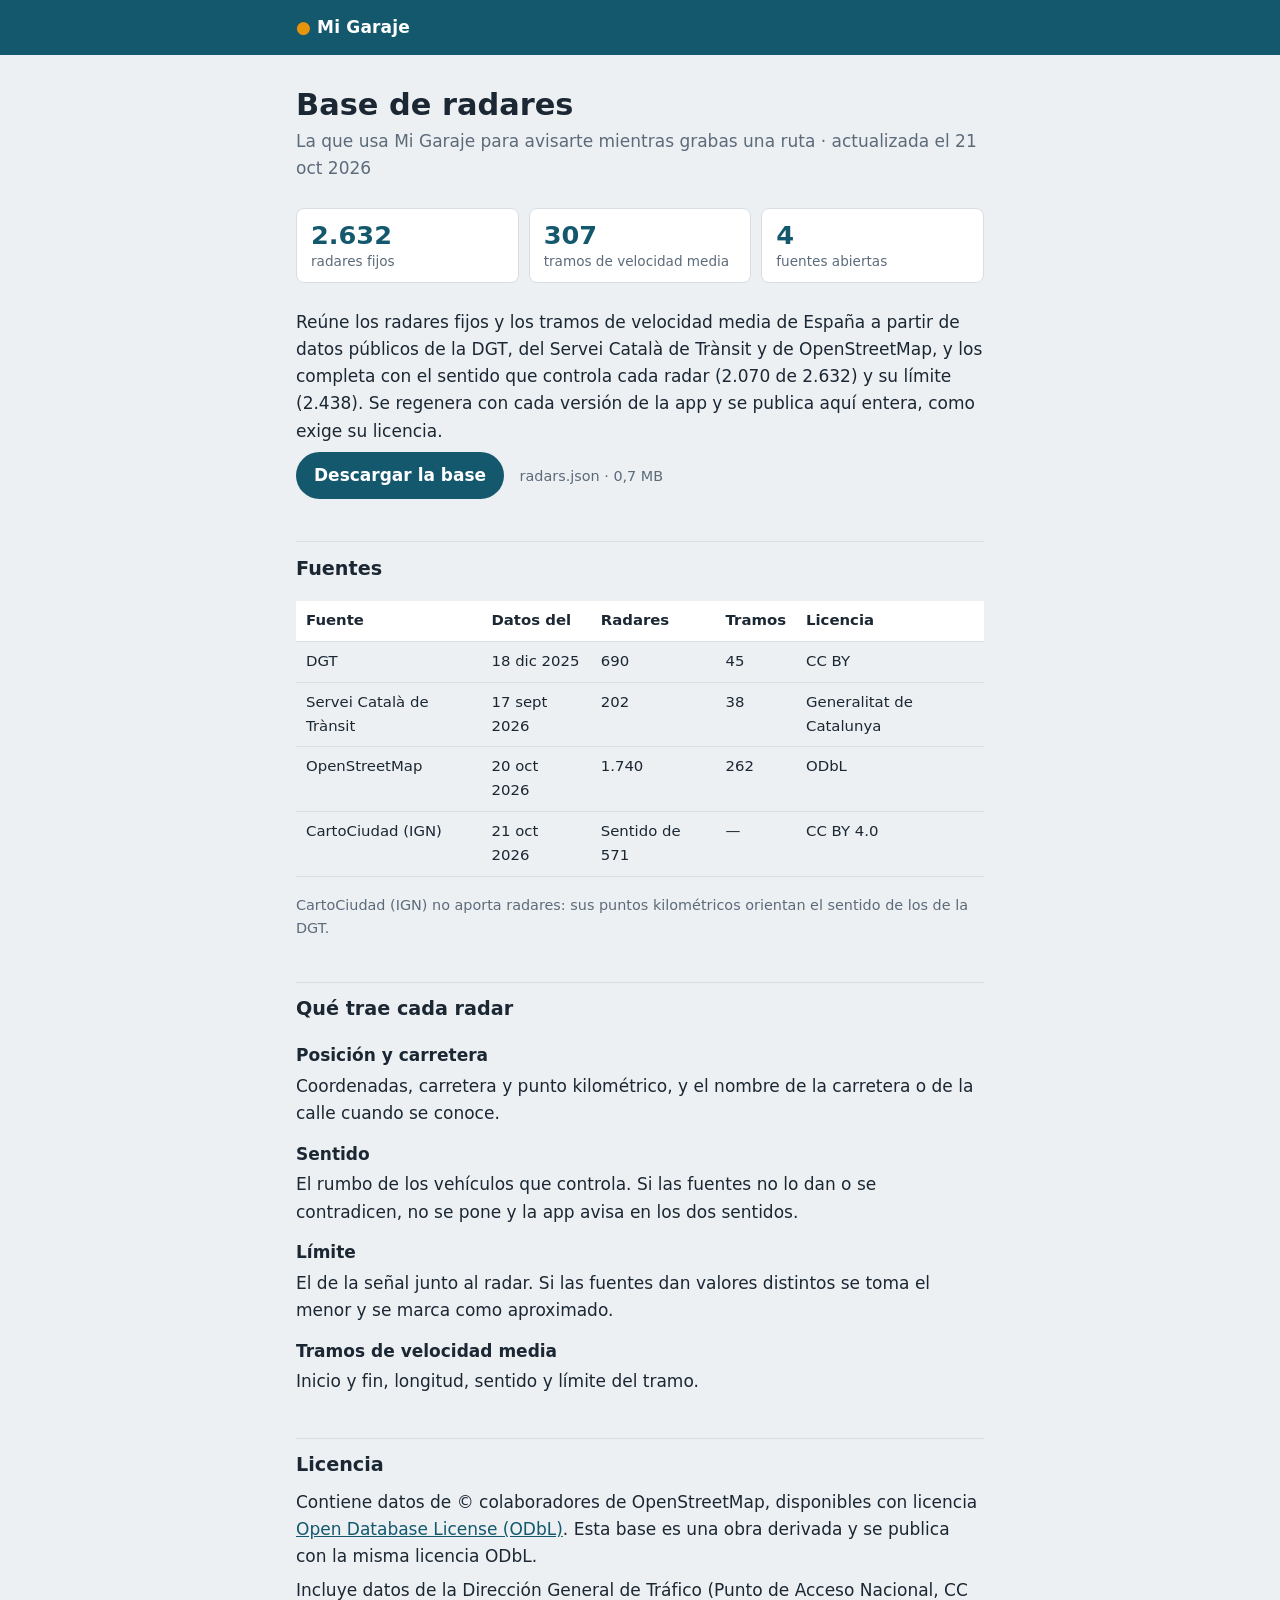
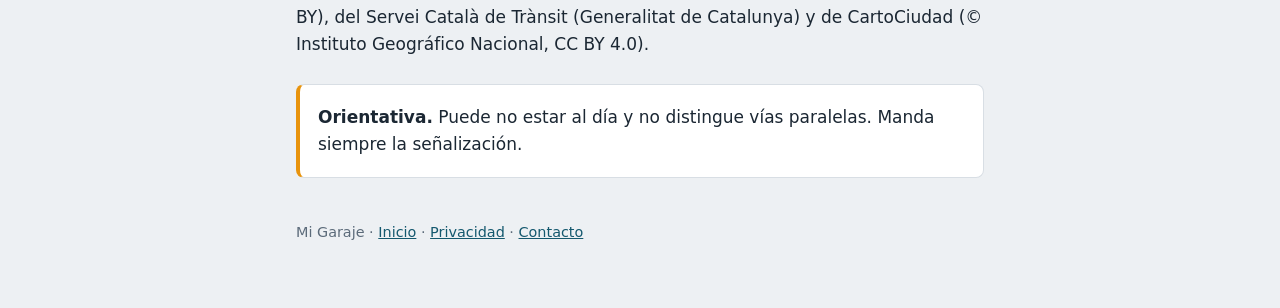
<file: mi-garaje/radares/index.html>
<!doctype html>
<html lang="es">
<head>
  <meta charset="utf-8">
  <meta name="viewport" content="width=device-width, initial-scale=1">
  <title>Base de radares · Mi Garaje</title>
  <meta name="description" content="Radares fijos y tramos de velocidad media de España que usa la app Mi Garaje: 2.632 radares y 307 tramos, de fuentes abiertas, con licencia ODbL.">
  <link rel="stylesheet" href="/estilo.css">
</head>
<body>
<header class="barra"><div><a href="/"><span>●</span> Mi Garaje</a></div></header>
<main>
  <h1>Base de radares</h1>
  <p class="sub">La que usa Mi Garaje para avisarte mientras grabas una ruta · actualizada el 21 oct 2026</p>

  <div class="cifras">
    <div><strong>2.632</strong><span>radares fijos</span></div>
    <div><strong>307</strong><span>tramos de velocidad media</span></div>
    <div><strong>4</strong><span>fuentes abiertas</span></div>
  </div>

  <p>Reúne los radares fijos y los tramos de velocidad media de España a partir de datos públicos
  de la DGT, del Servei Català de Trànsit y de OpenStreetMap, y los completa con el sentido que
  controla cada radar (2.070 de 2.632) y su límite (2.438). Se
  regenera con cada versión de la app y se publica aquí entera, como exige su licencia.</p>

  <p><a class="boton" href="radars.json" download>Descargar la base</a>
  <span class="nota">radars.json · 0,7 MB</span></p>

  <h2>Fuentes</h2>
  <div class="tabla fuentes">
    <table>
      <thead><tr><th>Fuente</th><th>Datos del</th><th>Radares</th><th>Tramos</th><th>Licencia</th></tr></thead>
      <tbody>
        <tr><td data-label="Fuente">DGT</td><td data-label="Datos del">18 dic 2025</td><td data-label="Radares">690</td><td data-label="Tramos">45</td><td data-label="Licencia">CC BY</td></tr>
        <tr><td data-label="Fuente">Servei Català de Trànsit</td><td data-label="Datos del">17 sept 2026</td><td data-label="Radares">202</td><td data-label="Tramos">38</td><td data-label="Licencia">Generalitat de Catalunya</td></tr>
        <tr><td data-label="Fuente">OpenStreetMap</td><td data-label="Datos del">20 oct 2026</td><td data-label="Radares">1.740</td><td data-label="Tramos">262</td><td data-label="Licencia">ODbL</td></tr>
        <tr><td data-label="Fuente">CartoCiudad (IGN)</td><td data-label="Datos del">21 oct 2026</td><td data-label="Radares">Sentido de 571</td><td data-label="Tramos">—</td><td data-label="Licencia">CC BY 4.0</td></tr>
      </tbody>
    </table>
  </div>
  <p class="nota">CartoCiudad (IGN) no aporta radares: sus puntos kilométricos orientan el sentido de los de la DGT.</p>

  <h2>Qué trae cada radar</h2>
  <dl>
    <dt>Posición y carretera</dt>
    <dd>Coordenadas, carretera y punto kilométrico, y el nombre de la carretera o de la calle cuando se conoce.</dd>
    <dt>Sentido</dt>
    <dd>El rumbo de los vehículos que controla. Si las fuentes no lo dan o se contradicen, no se pone y la app avisa en los dos sentidos.</dd>
    <dt>Límite</dt>
    <dd>El de la señal junto al radar. Si las fuentes dan valores distintos se toma el menor y se marca como aproximado.</dd>
    <dt>Tramos de velocidad media</dt>
    <dd>Inicio y fin, longitud, sentido y límite del tramo.</dd>
  </dl>

  <h2>Licencia</h2>
  <p>Contiene datos de © colaboradores de OpenStreetMap, disponibles con licencia
  <a href="https://www.openstreetmap.org/copyright">Open Database License (ODbL)</a>.
  Esta base es una obra derivada y se publica con la misma licencia ODbL.</p>
  <p>Incluye datos de la Dirección General de Tráfico (Punto de Acceso Nacional, CC BY), del
  Servei Català de Trànsit (Generalitat de Catalunya) y de CartoCiudad (© Instituto Geográfico
  Nacional, CC BY 4.0).</p>

  <div class="resumen"><p><strong>Orientativa.</strong> Puede no estar al día y no distingue
  vías paralelas. Manda siempre la señalización.</p></div>

  <footer>Mi Garaje · <a href="/">Inicio</a> · <a href="/mi-garaje/privacidad/">Privacidad</a> ·
  <a href="mailto:migaraje.app@gmail.com">Contacto</a></footer>
</main>
</body>
</html>
</file>
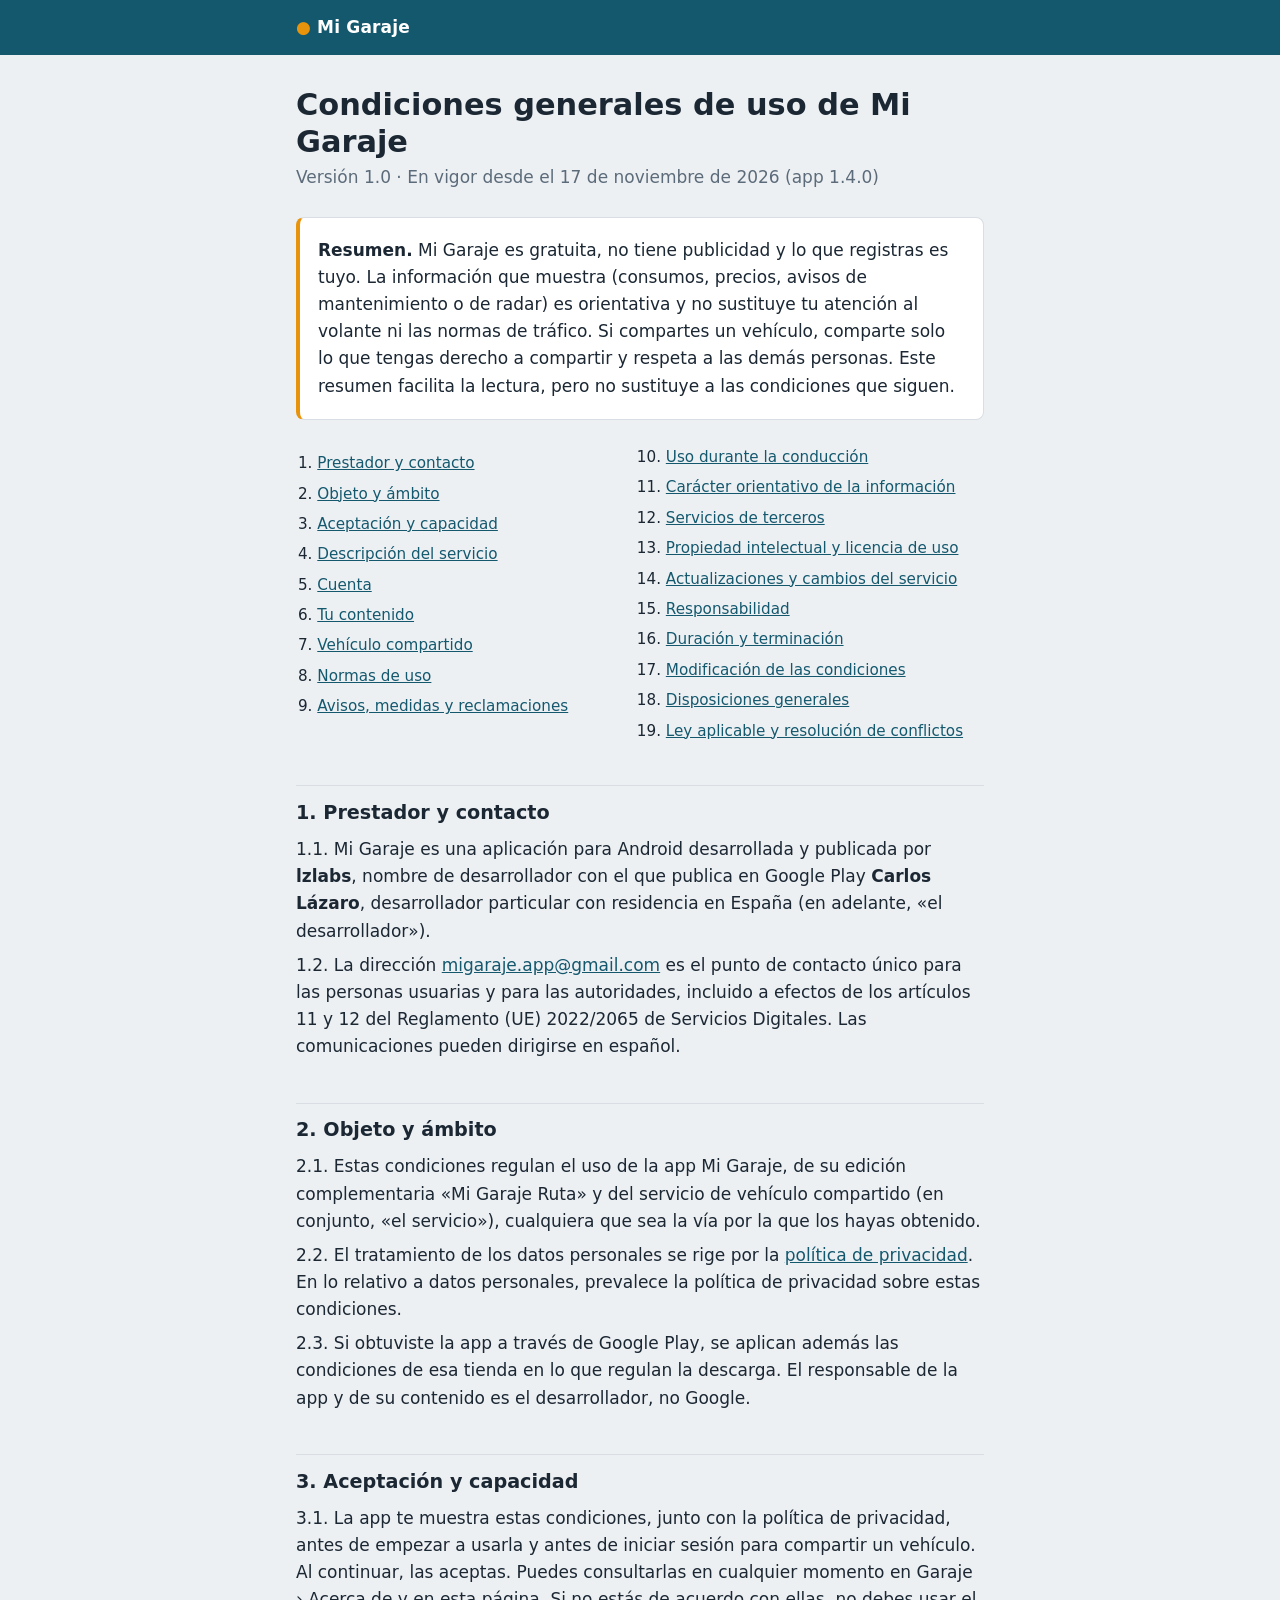
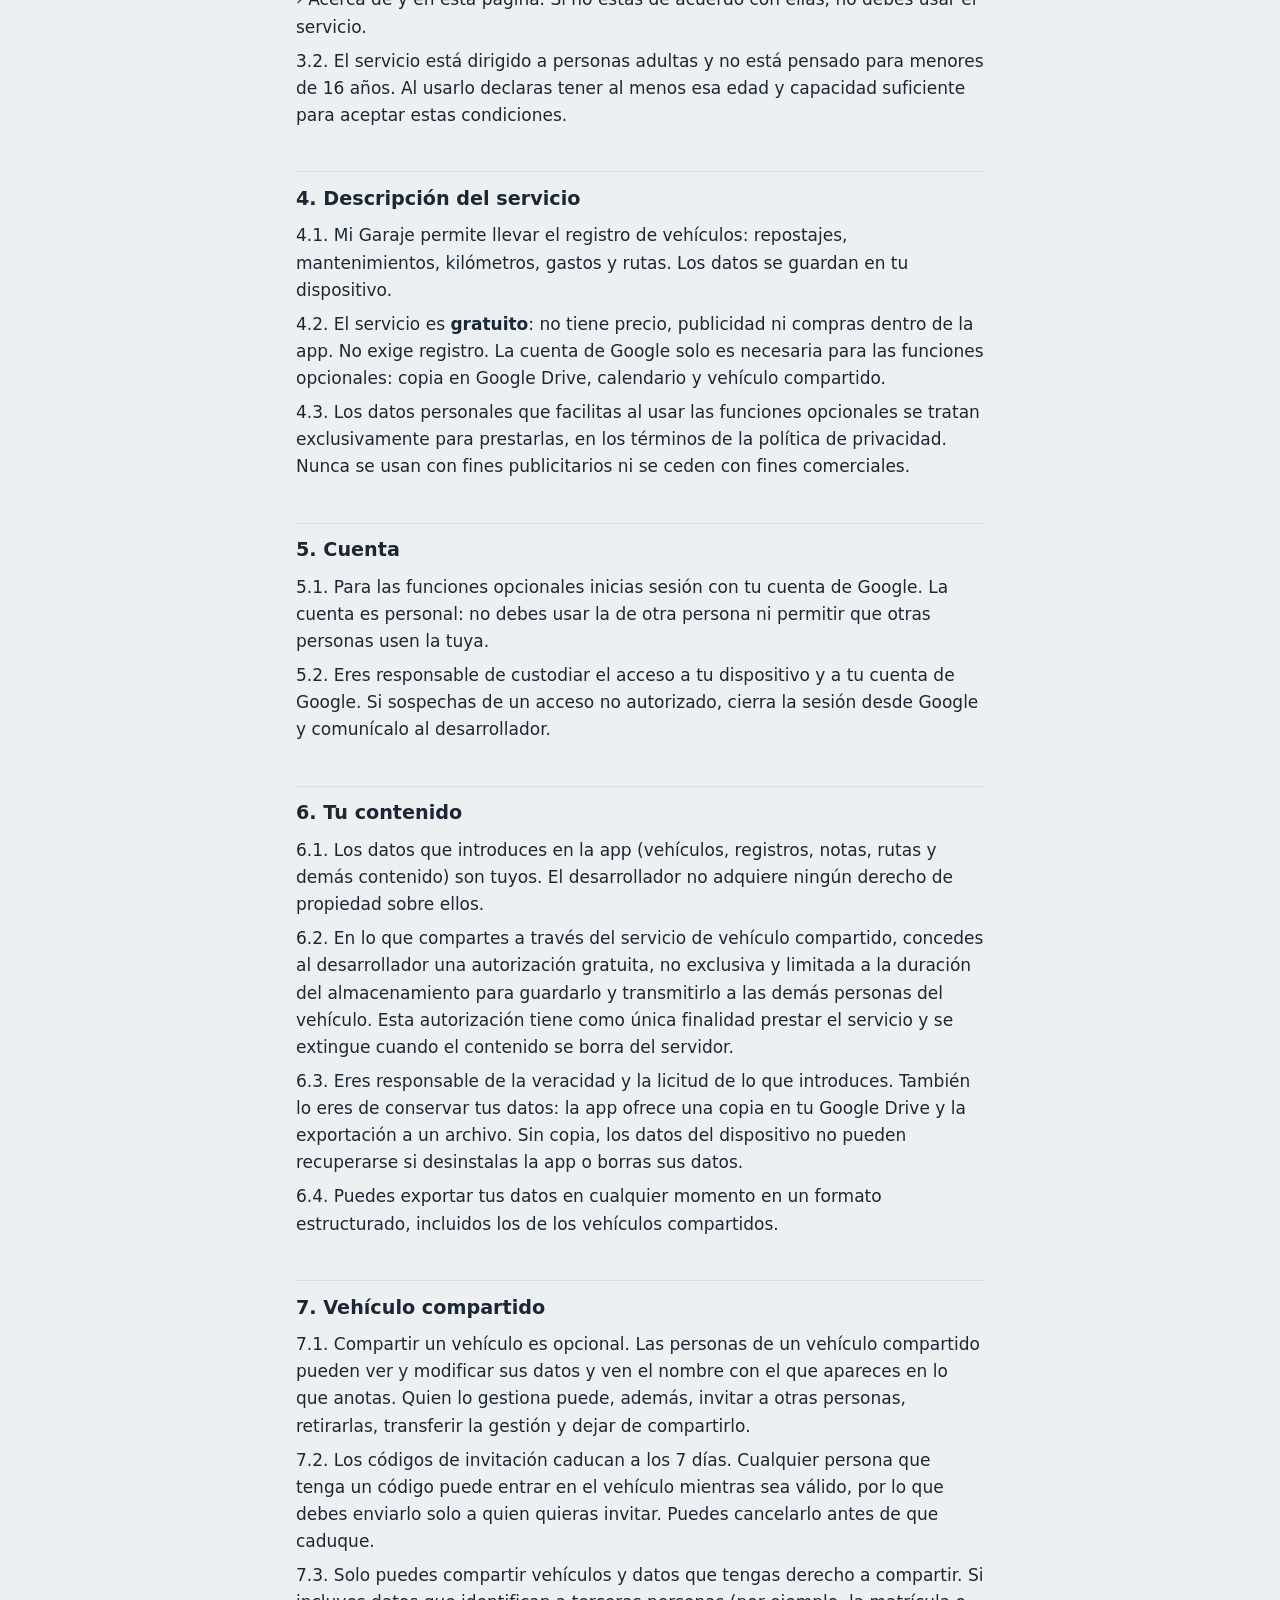
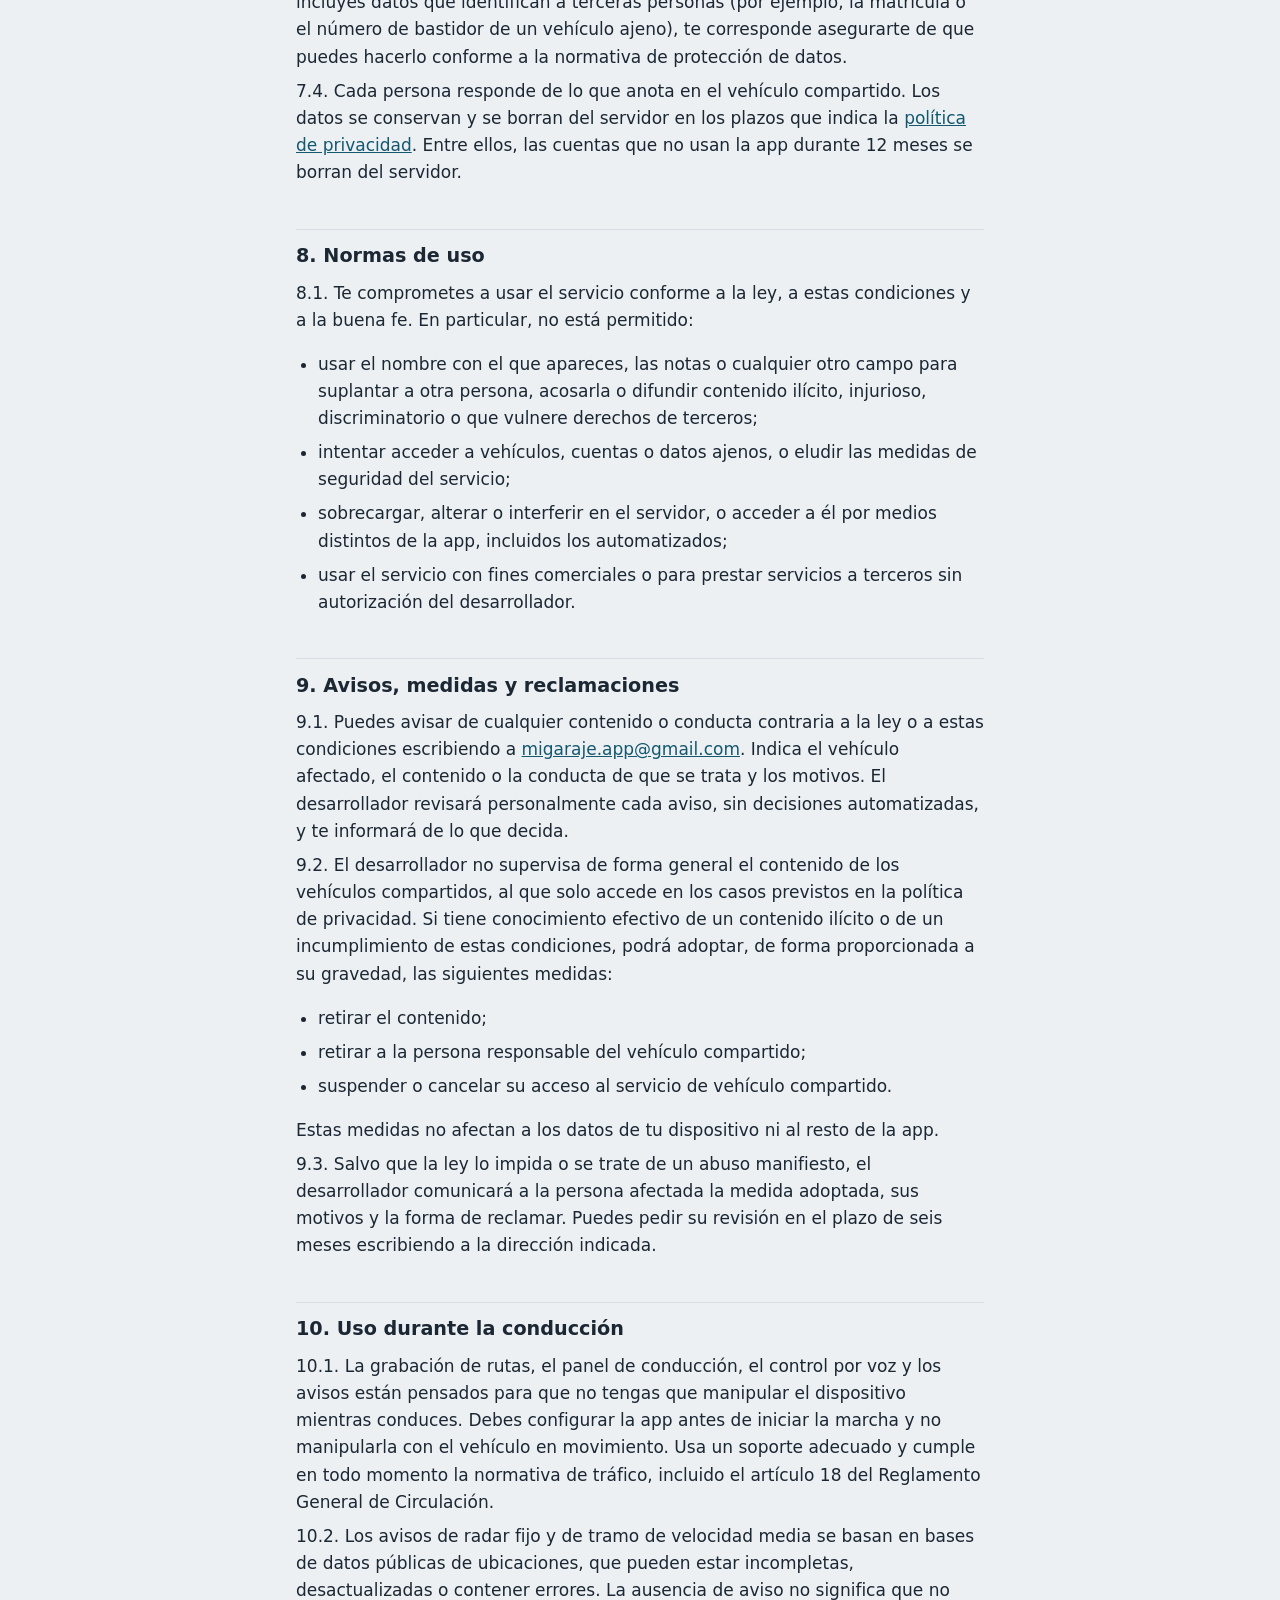
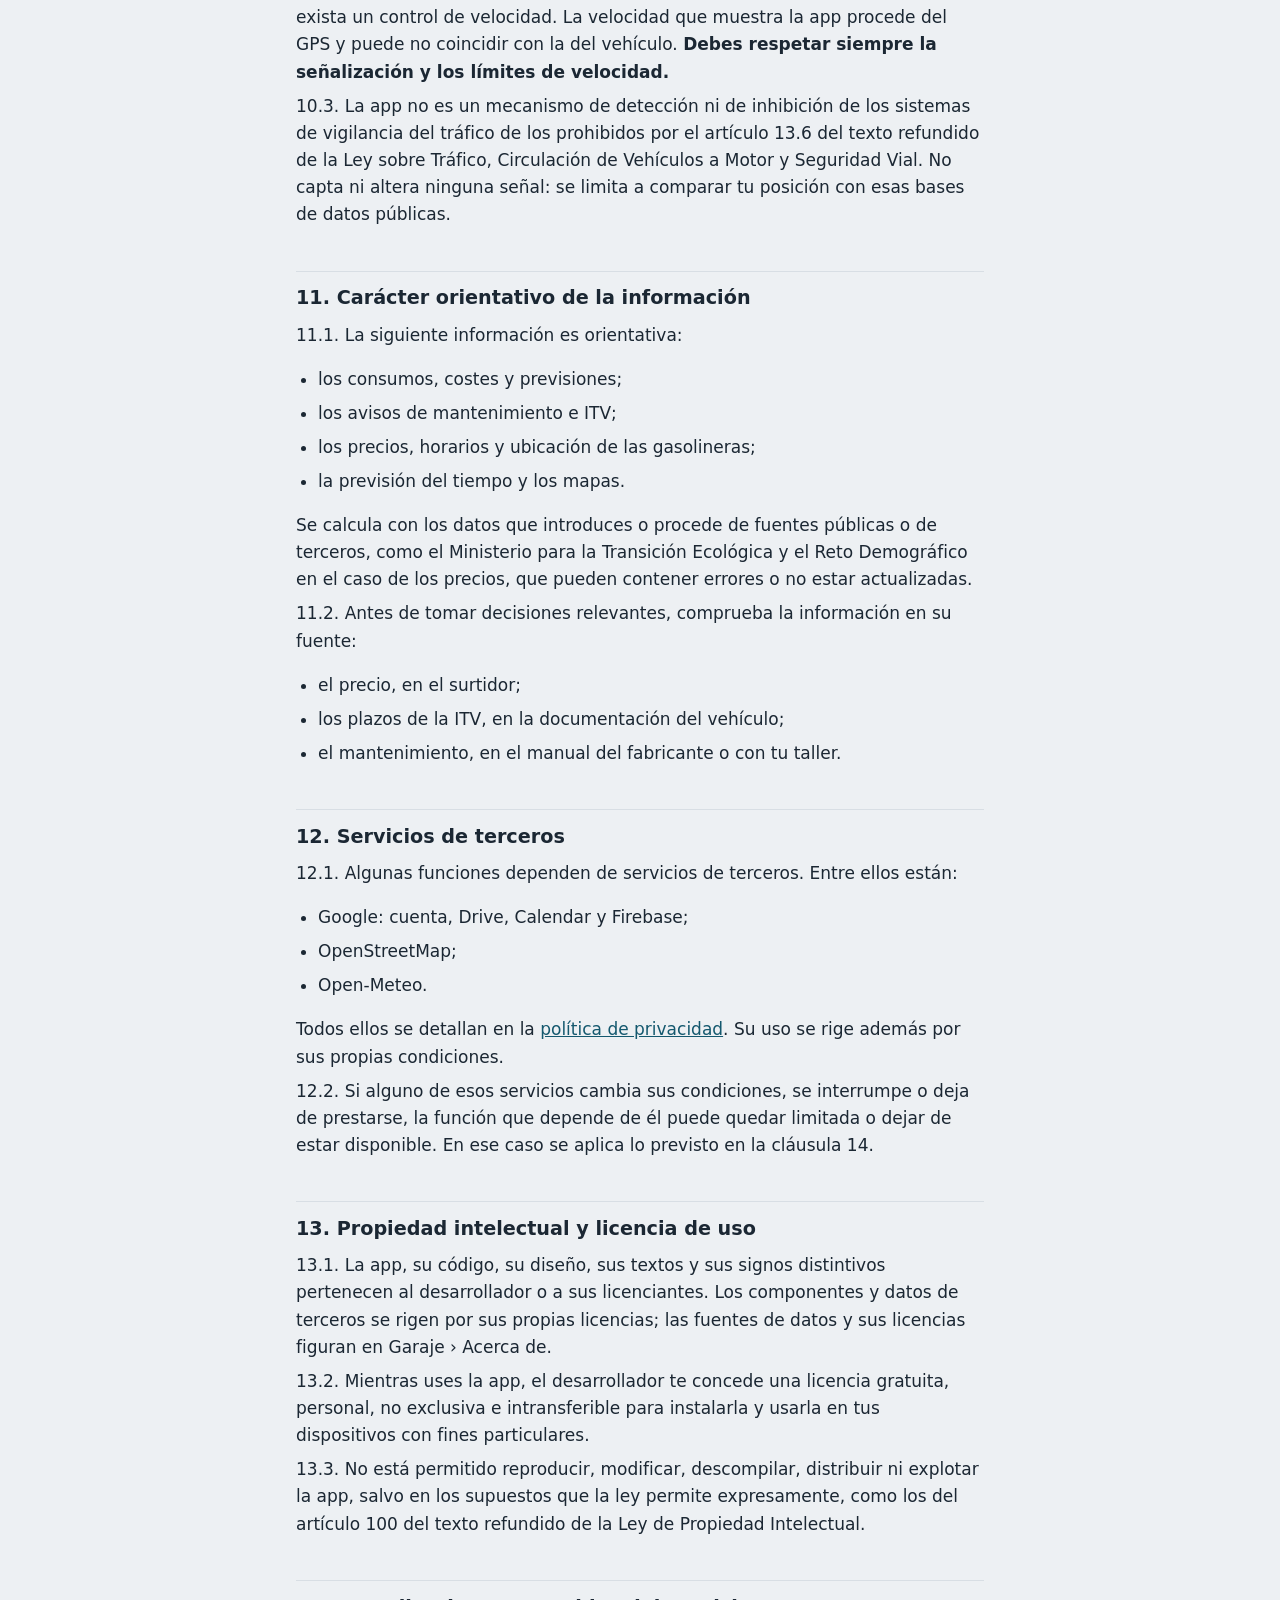
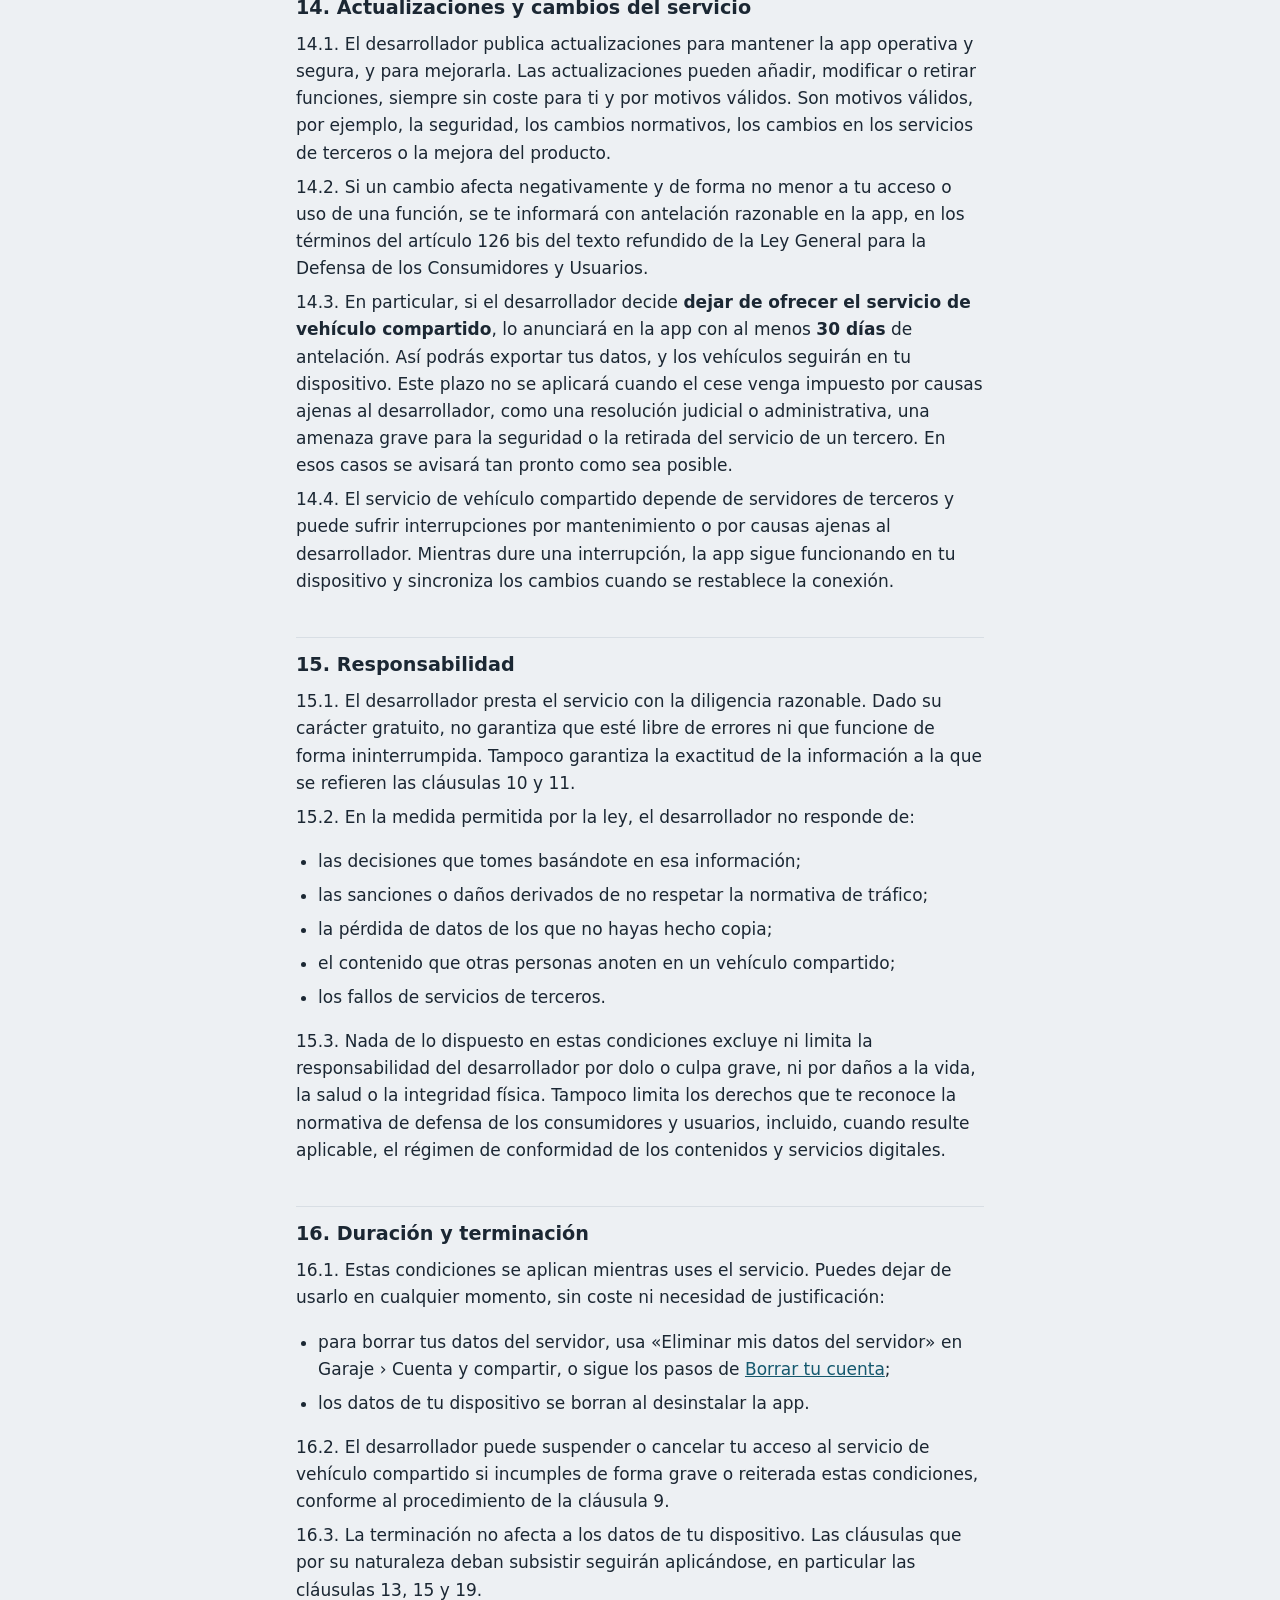
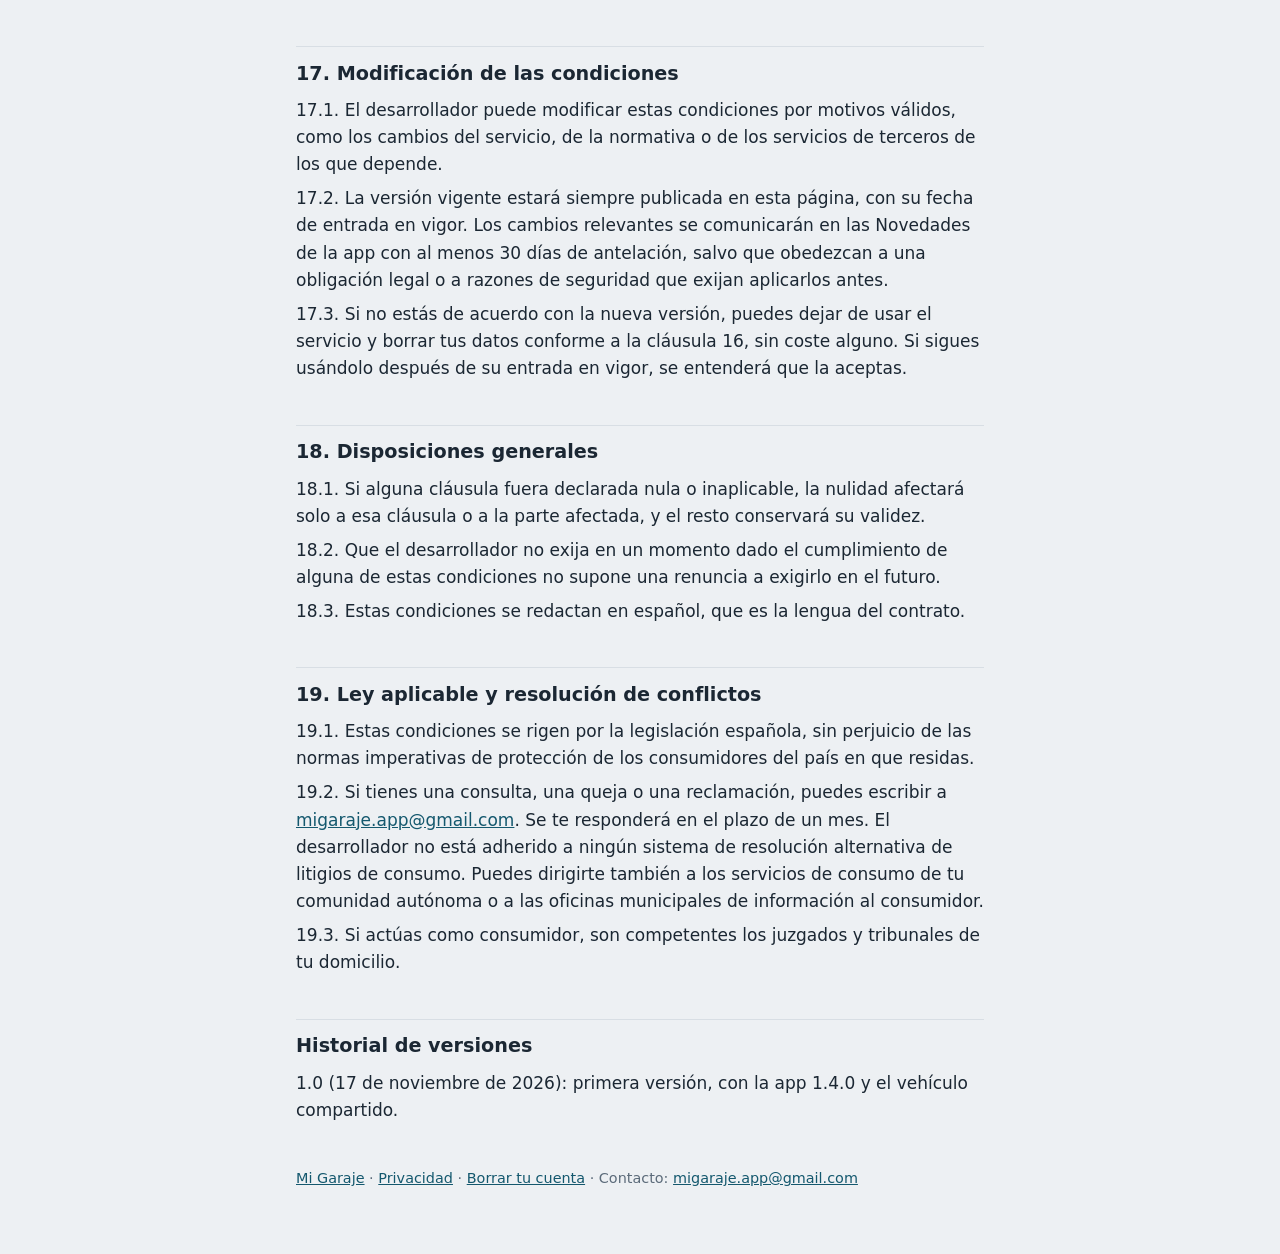
<file: mi-garaje/terminos/index.html>
<!doctype html>
<html lang="es">
<head>
  <meta charset="utf-8">
  <meta name="viewport" content="width=device-width, initial-scale=1">
  <title>Condiciones de uso · Mi Garaje</title>
  <meta name="description" content="Condiciones generales de uso de la app Mi Garaje para Android.">
  <link rel="stylesheet" href="/estilo.css">
</head>
<body>
<header class="barra"><div><a href="/"><span>●</span> Mi Garaje</a></div></header>
<main>
  <h1>Condiciones generales de uso de Mi Garaje</h1>
  <p class="sub">Versión 1.0 · En vigor desde el 17 de noviembre de 2026 (app 1.4.0)</p>

  <div class="resumen">
    <p><strong>Resumen.</strong> Mi Garaje es gratuita, no tiene publicidad y lo que registras es
    tuyo. La información que muestra (consumos, precios, avisos de mantenimiento o de radar) es
    orientativa y no sustituye tu atención al volante ni las normas de tráfico. Si compartes un
    vehículo, comparte solo lo que tengas derecho a compartir y respeta a las demás personas. Este
    resumen facilita la lectura, pero no sustituye a las condiciones que siguen.</p>
  </div>

  <nav class="indice" aria-label="Índice">
    <ol>
      <li><a href="#prestador">Prestador y contacto</a></li>
      <li><a href="#objeto">Objeto y ámbito</a></li>
      <li><a href="#aceptacion">Aceptación y capacidad</a></li>
      <li><a href="#servicio">Descripción del servicio</a></li>
      <li><a href="#cuenta">Cuenta</a></li>
      <li><a href="#contenido">Tu contenido</a></li>
      <li><a href="#compartido">Vehículo compartido</a></li>
      <li><a href="#normas">Normas de uso</a></li>
      <li><a href="#moderacion">Avisos, medidas y reclamaciones</a></li>
      <li><a href="#conduccion">Uso durante la conducción</a></li>
      <li><a href="#informacion">Carácter orientativo de la información</a></li>
      <li><a href="#terceros">Servicios de terceros</a></li>
      <li><a href="#propiedad">Propiedad intelectual y licencia de uso</a></li>
      <li><a href="#cambios-servicio">Actualizaciones y cambios del servicio</a></li>
      <li><a href="#responsabilidad">Responsabilidad</a></li>
      <li><a href="#duracion">Duración y terminación</a></li>
      <li><a href="#modificacion">Modificación de las condiciones</a></li>
      <li><a href="#generales">Disposiciones generales</a></li>
      <li><a href="#ley">Ley aplicable y resolución de conflictos</a></li>
    </ol>
  </nav>

  <h2 id="prestador">1. Prestador y contacto</h2>
  <p>1.1. Mi Garaje es una aplicación para Android desarrollada y publicada por
  <strong>lzlabs</strong>, nombre de desarrollador con el que publica en Google Play
  <strong>Carlos Lázaro</strong>, desarrollador particular con residencia en España (en adelante,
  «el desarrollador»).</p>
  <p>1.2. La dirección <a href="mailto:migaraje.app@gmail.com">migaraje.app@gmail.com</a> es el
  punto de contacto único para las personas usuarias y para las autoridades, incluido a efectos de
  los artículos 11 y 12 del Reglamento (UE) 2022/2065 de Servicios Digitales. Las comunicaciones
  pueden dirigirse en español.</p>

  <h2 id="objeto">2. Objeto y ámbito</h2>
  <p>2.1. Estas condiciones regulan el uso de la app Mi Garaje, de su edición complementaria
  «Mi Garaje Ruta» y del servicio de vehículo compartido (en conjunto, «el servicio»), cualquiera
  que sea la vía por la que los hayas obtenido.</p>
  <p>2.2. El tratamiento de los datos personales se rige por la
  <a href="/mi-garaje/privacidad/">política de privacidad</a>. En lo relativo a datos personales,
  prevalece la política de privacidad sobre estas condiciones.</p>
  <p>2.3. Si obtuviste la app a través de Google Play, se aplican además las condiciones de esa
  tienda en lo que regulan la descarga. El responsable de la app y de su contenido es el
  desarrollador, no Google.</p>

  <h2 id="aceptacion">3. Aceptación y capacidad</h2>
  <p>3.1. La app te muestra estas condiciones, junto con la política de privacidad, antes de
  empezar a usarla y antes de iniciar sesión para compartir un vehículo. Al continuar, las aceptas.
  Puedes consultarlas en cualquier momento en Garaje › Acerca de y en esta página. Si no estás de
  acuerdo con ellas, no debes usar el servicio.</p>
  <p>3.2. El servicio está dirigido a personas adultas y no está pensado para menores de 16 años.
  Al usarlo declaras tener al menos esa edad y capacidad suficiente para aceptar estas
  condiciones.</p>

  <h2 id="servicio">4. Descripción del servicio</h2>
  <p>4.1. Mi Garaje permite llevar el registro de vehículos: repostajes, mantenimientos,
  kilómetros, gastos y rutas. Los datos se guardan en tu dispositivo.</p>
  <p>4.2. El servicio es <strong>gratuito</strong>: no tiene precio, publicidad ni compras dentro
  de la app. No exige registro. La cuenta de Google solo es necesaria para las funciones opcionales:
  copia en Google Drive, calendario y vehículo compartido.</p>
  <p>4.3. Los datos personales que facilitas al usar las funciones opcionales se tratan
  exclusivamente para prestarlas, en los términos de la política de privacidad. Nunca se usan con
  fines publicitarios ni se ceden con fines comerciales.</p>

  <h2 id="cuenta">5. Cuenta</h2>
  <p>5.1. Para las funciones opcionales inicias sesión con tu cuenta de Google. La cuenta es
  personal: no debes usar la de otra persona ni permitir que otras personas usen la tuya.</p>
  <p>5.2. Eres responsable de custodiar el acceso a tu dispositivo y a tu cuenta de Google. Si
  sospechas de un acceso no autorizado, cierra la sesión desde Google y comunícalo al
  desarrollador.</p>

  <h2 id="contenido">6. Tu contenido</h2>
  <p>6.1. Los datos que introduces en la app (vehículos, registros, notas, rutas y demás
  contenido) son tuyos. El desarrollador no adquiere ningún derecho de propiedad sobre ellos.</p>
  <p>6.2. En lo que compartes a través del servicio de vehículo compartido, concedes al
  desarrollador una autorización gratuita, no exclusiva y limitada a la duración del
  almacenamiento para guardarlo y transmitirlo a las demás personas del vehículo. Esta
  autorización tiene como única finalidad prestar el servicio y se extingue cuando el contenido se
  borra del servidor.</p>
  <p>6.3. Eres responsable de la veracidad y la licitud de lo que introduces. También lo eres de
  conservar tus datos: la app ofrece una copia en tu Google Drive y la exportación a un archivo. Sin
  copia, los datos del dispositivo no pueden recuperarse si desinstalas la app o borras sus
  datos.</p>
  <p>6.4. Puedes exportar tus datos en cualquier momento en un formato estructurado, incluidos los
  de los vehículos compartidos.</p>

  <h2 id="compartido">7. Vehículo compartido</h2>
  <p>7.1. Compartir un vehículo es opcional. Las personas de un vehículo compartido pueden ver y
  modificar sus datos y ven el nombre con el que apareces en lo que anotas. Quien lo gestiona puede,
  además, invitar a otras personas, retirarlas, transferir la gestión y dejar de compartirlo.</p>
  <p>7.2. Los códigos de invitación caducan a los 7 días. Cualquier persona que tenga un código
  puede entrar en el vehículo mientras sea válido, por lo que debes enviarlo solo a quien quieras
  invitar. Puedes cancelarlo antes de que caduque.</p>
  <p>7.3. Solo puedes compartir vehículos y datos que tengas derecho a compartir. Si incluyes datos
  que identifican a terceras personas (por ejemplo, la matrícula o el número de bastidor de un
  vehículo ajeno), te corresponde asegurarte de que puedes hacerlo conforme a la normativa de
  protección de datos.</p>
  <p>7.4. Cada persona responde de lo que anota en el vehículo compartido. Los datos se conservan y
  se borran del servidor en los plazos que indica la
  <a href="/mi-garaje/privacidad/#conservacion">política de privacidad</a>. Entre ellos, las
  cuentas que no usan la app durante 12 meses se borran del servidor.</p>

  <h2 id="normas">8. Normas de uso</h2>
  <p>8.1. Te comprometes a usar el servicio conforme a la ley, a estas condiciones y a la buena fe.
  En particular, no está permitido:</p>
  <ul>
    <li>usar el nombre con el que apareces, las notas o cualquier otro campo para suplantar a otra
    persona, acosarla o difundir contenido ilícito, injurioso, discriminatorio o que vulnere
    derechos de terceros;</li>
    <li>intentar acceder a vehículos, cuentas o datos ajenos, o eludir las medidas de seguridad del
    servicio;</li>
    <li>sobrecargar, alterar o interferir en el servidor, o acceder a él por medios distintos de la
    app, incluidos los automatizados;</li>
    <li>usar el servicio con fines comerciales o para prestar servicios a terceros sin
    autorización del desarrollador.</li>
  </ul>

  <h2 id="moderacion">9. Avisos, medidas y reclamaciones</h2>
  <p>9.1. Puedes avisar de cualquier contenido o conducta contraria a la ley o a estas condiciones
  escribiendo a <a href="mailto:migaraje.app@gmail.com">migaraje.app@gmail.com</a>. Indica el
  vehículo afectado, el contenido o la conducta de que se trata y los motivos. El desarrollador
  revisará personalmente cada aviso, sin decisiones automatizadas, y te informará de lo que
  decida.</p>
  <p>9.2. El desarrollador no supervisa de forma general el contenido de los vehículos compartidos,
  al que solo accede en los casos previstos en la política de privacidad. Si tiene conocimiento
  efectivo de un contenido ilícito o de un incumplimiento de estas condiciones, podrá adoptar,
  de forma proporcionada a su gravedad, las siguientes medidas:</p>
  <ul>
    <li>retirar el contenido;</li>
    <li>retirar a la persona responsable del vehículo compartido;</li>
    <li>suspender o cancelar su acceso al servicio de vehículo compartido.</li>
  </ul>
  <p>Estas medidas no afectan a los datos de tu dispositivo ni al resto de la app.</p>
  <p>9.3. Salvo que la ley lo impida o se trate de un abuso manifiesto, el desarrollador
  comunicará a la persona afectada la medida adoptada, sus motivos y la forma de reclamar. Puedes
  pedir su revisión en el plazo de seis meses escribiendo a la dirección indicada.</p>

  <h2 id="conduccion">10. Uso durante la conducción</h2>
  <p>10.1. La grabación de rutas, el panel de conducción, el control por voz y los avisos están
  pensados para que no tengas que manipular el dispositivo mientras conduces. Debes configurar la
  app antes de iniciar la marcha y no manipularla con el vehículo en movimiento. Usa un soporte
  adecuado y cumple en todo momento la normativa de tráfico, incluido el artículo 18 del Reglamento
  General de Circulación.</p>
  <p>10.2. Los avisos de radar fijo y de tramo de velocidad media se basan en bases de datos
  públicas de ubicaciones, que pueden estar incompletas, desactualizadas o contener errores. La
  ausencia de aviso no significa que no exista un control de velocidad. La velocidad que muestra la
  app procede del GPS y puede no coincidir con la del vehículo. <strong>Debes respetar siempre la
  señalización y los límites de velocidad.</strong></p>
  <p>10.3. La app no es un mecanismo de detección ni de inhibición de los sistemas de vigilancia
  del tráfico de los prohibidos por el artículo 13.6 del texto refundido de la Ley sobre Tráfico,
  Circulación de Vehículos a Motor y Seguridad Vial. No capta ni altera ninguna señal: se limita a
  comparar tu posición con esas bases de datos públicas.</p>

  <h2 id="informacion">11. Carácter orientativo de la información</h2>
  <p>11.1. La siguiente información es orientativa:</p>
  <ul>
    <li>los consumos, costes y previsiones;</li>
    <li>los avisos de mantenimiento e ITV;</li>
    <li>los precios, horarios y ubicación de las gasolineras;</li>
    <li>la previsión del tiempo y los mapas.</li>
  </ul>
  <p>Se calcula con los datos que introduces o procede de fuentes públicas o de terceros, como el
  Ministerio para la Transición Ecológica y el Reto Demográfico en el caso de los precios, que
  pueden contener errores o no estar actualizadas.</p>
  <p>11.2. Antes de tomar decisiones relevantes, comprueba la información en su fuente:</p>
  <ul>
    <li>el precio, en el surtidor;</li>
    <li>los plazos de la ITV, en la documentación del vehículo;</li>
    <li>el mantenimiento, en el manual del fabricante o con tu taller.</li>
  </ul>

  <h2 id="terceros">12. Servicios de terceros</h2>
  <p>12.1. Algunas funciones dependen de servicios de terceros. Entre ellos están:</p>
  <ul>
    <li>Google: cuenta, Drive, Calendar y Firebase;</li>
    <li>OpenStreetMap;</li>
    <li>Open-Meteo.</li>
  </ul>
  <p>Todos ellos se detallan en la <a href="/mi-garaje/privacidad/#terceros">política de
  privacidad</a>. Su uso se rige además por sus propias condiciones.</p>
  <p>12.2. Si alguno de esos servicios cambia sus condiciones, se interrumpe o deja de prestarse,
  la función que depende de él puede quedar limitada o dejar de estar disponible. En ese caso se
  aplica lo previsto en la cláusula 14.</p>

  <h2 id="propiedad">13. Propiedad intelectual y licencia de uso</h2>
  <p>13.1. La app, su código, su diseño, sus textos y sus signos distintivos pertenecen al
  desarrollador o a sus licenciantes. Los componentes y datos de terceros se rigen por sus propias
  licencias; las fuentes de datos y sus licencias figuran en Garaje › Acerca de.</p>
  <p>13.2. Mientras uses la app, el desarrollador te concede una licencia gratuita, personal, no
  exclusiva e intransferible para instalarla y usarla en tus dispositivos con fines
  particulares.</p>
  <p>13.3. No está permitido reproducir, modificar, descompilar, distribuir ni explotar la app,
  salvo en los supuestos que la ley permite expresamente, como los del artículo 100 del texto
  refundido de la Ley de Propiedad Intelectual.</p>

  <h2 id="cambios-servicio">14. Actualizaciones y cambios del servicio</h2>
  <p>14.1. El desarrollador publica actualizaciones para mantener la app operativa y segura, y para
  mejorarla. Las actualizaciones pueden añadir, modificar o retirar funciones, siempre sin coste
  para ti y por motivos válidos. Son motivos válidos, por ejemplo, la seguridad, los cambios
  normativos, los cambios en los servicios de terceros o la mejora del producto.</p>
  <p>14.2. Si un cambio afecta negativamente y de forma no menor a tu acceso o uso de una función,
  se te informará con antelación razonable en la app, en los términos del artículo 126 bis del texto
  refundido de la Ley General para la Defensa de los Consumidores y Usuarios.</p>
  <p>14.3. En particular, si el desarrollador decide <strong>dejar de ofrecer el servicio de
  vehículo compartido</strong>, lo anunciará en la app con al menos <strong>30 días</strong> de
  antelación. Así podrás exportar tus datos, y los vehículos seguirán en tu dispositivo. Este plazo
  no se aplicará cuando el cese venga impuesto por causas ajenas al desarrollador, como una
  resolución judicial o administrativa, una amenaza grave para la seguridad o la retirada del
  servicio de un tercero. En esos casos se avisará tan pronto como sea posible.</p>
  <p>14.4. El servicio de vehículo compartido depende de servidores de terceros y puede sufrir
  interrupciones por mantenimiento o por causas ajenas al desarrollador. Mientras dure una
  interrupción, la app sigue funcionando en tu dispositivo y sincroniza los cambios cuando se
  restablece la conexión.</p>

  <h2 id="responsabilidad">15. Responsabilidad</h2>
  <p>15.1. El desarrollador presta el servicio con la diligencia razonable. Dado su carácter
  gratuito, no garantiza que esté libre de errores ni que funcione de forma ininterrumpida. Tampoco
  garantiza la exactitud de la información a la que se refieren las cláusulas 10 y 11.</p>
  <p>15.2. En la medida permitida por la ley, el desarrollador no responde de:</p>
  <ul>
    <li>las decisiones que tomes basándote en esa información;</li>
    <li>las sanciones o daños derivados de no respetar la normativa de tráfico;</li>
    <li>la pérdida de datos de los que no hayas hecho copia;</li>
    <li>el contenido que otras personas anoten en un vehículo compartido;</li>
    <li>los fallos de servicios de terceros.</li>
  </ul>
  <p>15.3. Nada de lo dispuesto en estas condiciones excluye ni limita la responsabilidad del
  desarrollador por dolo o culpa grave, ni por daños a la vida, la salud o la integridad física.
  Tampoco limita los derechos que te reconoce la normativa de defensa de los consumidores y
  usuarios, incluido, cuando resulte aplicable, el régimen de conformidad de los contenidos y
  servicios digitales.</p>

  <h2 id="duracion">16. Duración y terminación</h2>
  <p>16.1. Estas condiciones se aplican mientras uses el servicio. Puedes dejar de usarlo en
  cualquier momento, sin coste ni necesidad de justificación:</p>
  <ul>
    <li>para borrar tus datos del servidor, usa «Eliminar mis datos del servidor» en Garaje ›
    Cuenta y compartir, o sigue los pasos de <a href="/mi-garaje/borrar-cuenta/">Borrar tu
    cuenta</a>;</li>
    <li>los datos de tu dispositivo se borran al desinstalar la app.</li>
  </ul>
  <p>16.2. El desarrollador puede suspender o cancelar tu acceso al servicio de vehículo compartido
  si incumples de forma grave o reiterada estas condiciones, conforme al procedimiento de la
  cláusula 9.</p>
  <p>16.3. La terminación no afecta a los datos de tu dispositivo. Las cláusulas que por su
  naturaleza deban subsistir seguirán aplicándose, en particular las cláusulas 13, 15 y 19.</p>

  <h2 id="modificacion">17. Modificación de las condiciones</h2>
  <p>17.1. El desarrollador puede modificar estas condiciones por motivos válidos, como los
  cambios del servicio, de la normativa o de los servicios de terceros de los que depende.</p>
  <p>17.2. La versión vigente estará siempre publicada en esta página, con su fecha de entrada en
  vigor. Los cambios relevantes se comunicarán en las Novedades de la app con al menos 30 días de
  antelación, salvo
  que obedezcan a una obligación legal o a razones de seguridad que exijan aplicarlos antes.</p>
  <p>17.3. Si no estás de acuerdo con la nueva versión, puedes dejar de usar el servicio y borrar
  tus datos conforme a la cláusula 16, sin coste alguno. Si sigues usándolo después de su entrada
  en vigor, se entenderá que la aceptas.</p>

  <h2 id="generales">18. Disposiciones generales</h2>
  <p>18.1. Si alguna cláusula fuera declarada nula o inaplicable, la nulidad afectará solo a esa
  cláusula o a la parte afectada, y el resto conservará su validez.</p>
  <p>18.2. Que el desarrollador no exija en un momento dado el cumplimiento de alguna de estas
  condiciones no supone una renuncia a exigirlo en el futuro.</p>
  <p>18.3. Estas condiciones se redactan en español, que es la lengua del contrato.</p>

  <h2 id="ley">19. Ley aplicable y resolución de conflictos</h2>
  <p>19.1. Estas condiciones se rigen por la legislación española, sin perjuicio de las normas
  imperativas de protección de los consumidores del país en que residas.</p>
  <p>19.2. Si tienes una consulta, una queja o una reclamación, puedes escribir a
  <a href="mailto:migaraje.app@gmail.com">migaraje.app@gmail.com</a>. Se te responderá en el plazo
  de un mes. El desarrollador no está adherido a ningún sistema de resolución alternativa de
  litigios de consumo. Puedes dirigirte también a los servicios de consumo de tu comunidad
  autónoma o a las oficinas municipales de información al consumidor.</p>
  <p>19.3. Si actúas como consumidor, son competentes los juzgados y tribunales de tu
  domicilio.</p>

  <h2 id="historial">Historial de versiones</h2>
  <p>1.0 (17 de noviembre de 2026): primera versión, con la app 1.4.0 y el vehículo
  compartido.</p>

  <footer><a href="/">Mi Garaje</a> · <a href="/mi-garaje/privacidad/">Privacidad</a> ·
  <a href="/mi-garaje/borrar-cuenta/">Borrar tu cuenta</a> · Contacto:
  <a href="mailto:migaraje.app@gmail.com">migaraje.app@gmail.com</a></footer>
</main>
</body>
</html>
</file>
<file: estilo.css>
/* Paleta de la app Mi Garaje (ui/theme/Color.kt): petróleo, ámbar y grises azulados */
:root {
  --bg: #EDF0F3;        /* BgLight */
  --fg: #1B2733;        /* Ink */
  --muted: #5C6B7A;     /* Subtle */
  --accent: #14586E;    /* Petrol */
  --amber: #E8930C;     /* Amber */
  --line: #D8DEE4;      /* LineGray */
  --card: #FFFFFF;      /* CardWhite */
  --head-bg: #14586E;   /* Petrol */
  --head-fg: #FFFFFF;
}
@media (prefers-color-scheme: dark) {
  :root {
    --bg: #10161C;      /* InkBgDark */
    --fg: #E2E8ED;      /* OnDark */
    --muted: #9AA6B1;   /* SubtleLight */
    --accent: #6FB1C7;  /* PetrolLight */
    --amber: #F0A93C;
    --line: #33404D;    /* LineDark */
    --card: #1B2733;    /* SurfaceDark */
    --head-bg: #0E3D4D;
    --head-fg: #E2E8ED;
  }
}
* { box-sizing: border-box; }
body {
  margin: 0;
  background: var(--bg);
  color: var(--fg);
  font: 17px/1.6 system-ui, -apple-system, "Segoe UI", Roboto, sans-serif;
}
main { max-width: 720px; margin: 0 auto; padding: 32px 16px 64px; }
h1 { font-size: 1.9rem; line-height: 1.2; margin: 0 0 4px; }
h2 { font-size: 1.2rem; margin: 2.2em 0 0.4em; padding-top: 0.6em; border-top: 1px solid var(--line); }
h3 { font-size: 1rem; margin: 1.4em 0 0.2em; }
p, li { margin: 0.4em 0; }
ul { padding-left: 1.3em; }
a { color: var(--accent); }
.sub { color: var(--muted); margin: 0 0 1.5em; }
.resumen {
  background: var(--card);
  border: 1px solid var(--line);
  border-left: 4px solid var(--amber);
  border-radius: 8px;
  padding: 12px 18px;
  margin: 1.5em 0;
}
footer { color: var(--muted); font-size: 0.9rem; margin-top: 3em; }
nav.indice { font-size: 0.95rem; }
nav.indice ol { padding-left: 1.4em; columns: 2; column-gap: 2em; }
@media (max-width: 560px) { nav.indice ol { columns: 1; } }
.tabla { overflow-x: auto; margin: 1em 0; }
table { border-collapse: collapse; width: 100%; font-size: 0.93rem; }
th, td { text-align: left; vertical-align: top; padding: 8px 10px; border-bottom: 1px solid var(--line); }
th { font-weight: 600; background: var(--card); }
dl dt { font-weight: 600; margin-top: 0.8em; }
dl dd { margin: 0.2em 0 0 0; }
header.barra { background: var(--head-bg); color: var(--head-fg); }
header.barra div { max-width: 720px; margin: 0 auto; padding: 14px 16px; font-weight: 600; letter-spacing: 0.01em; }
header.barra a { color: inherit; text-decoration: none; }
header.barra span { color: var(--amber); }
/* Enlaces y permisos largos (myaccount.google.com/permissions, calendar.app.created) no
   deben ensanchar la página en el móvil */
a, code { overflow-wrap: anywhere; }
p, li, td, dd { overflow-wrap: break-word; }
html, body { overflow-x: hidden; }
/* En el móvil, cada fila de tabla es una ficha: dato debajo de su etiqueta */
@media (max-width: 560px) {
  table, tbody, tr, td { display: block; width: 100%; }
  thead { display: none; }
  tr { background: var(--card); border: 1px solid var(--line); border-radius: 8px; padding: 10px 12px; margin-bottom: 10px; }
  td { border: 0; padding: 2px 0 8px; }
  td:first-child { font-weight: 600; padding-bottom: 6px; }
  td:not(:first-child)::before { content: attr(data-label); display: block; font-size: 0.8rem; color: var(--muted); }
}
/* Base de radares: cifras destacadas, botón de descarga y notas */
.cifras { display: grid; grid-template-columns: repeat(3, 1fr); gap: 10px; margin: 1.5em 0; }
.cifras div { background: var(--card); border: 1px solid var(--line); border-radius: 8px; padding: 12px 14px; }
.cifras strong { display: block; font-size: 1.6rem; line-height: 1.1; color: var(--accent); }
.cifras span { display: block; font-size: 0.85rem; color: var(--muted); line-height: 1.3; margin-top: 4px; }
@media (max-width: 420px) { .cifras { grid-template-columns: 1fr 1fr; } .cifras div:last-child { grid-column: span 2; } }
.boton { display: inline-block; background: var(--accent); color: var(--card); text-decoration: none;
  font-weight: 600; padding: 10px 18px; border-radius: 999px; margin-right: 10px; }
.nota { color: var(--muted); font-size: 0.9rem; }
/* Fuentes de la base de radares: en el móvil, ficha compacta con los datos de dos en dos */
@media (max-width: 560px) {
  .fuentes tr { display: grid; grid-template-columns: 1fr 1fr; column-gap: 12px; }
  .fuentes td:first-child { grid-column: 1 / -1; }
  .fuentes td { padding-bottom: 6px; }
}
</file>
